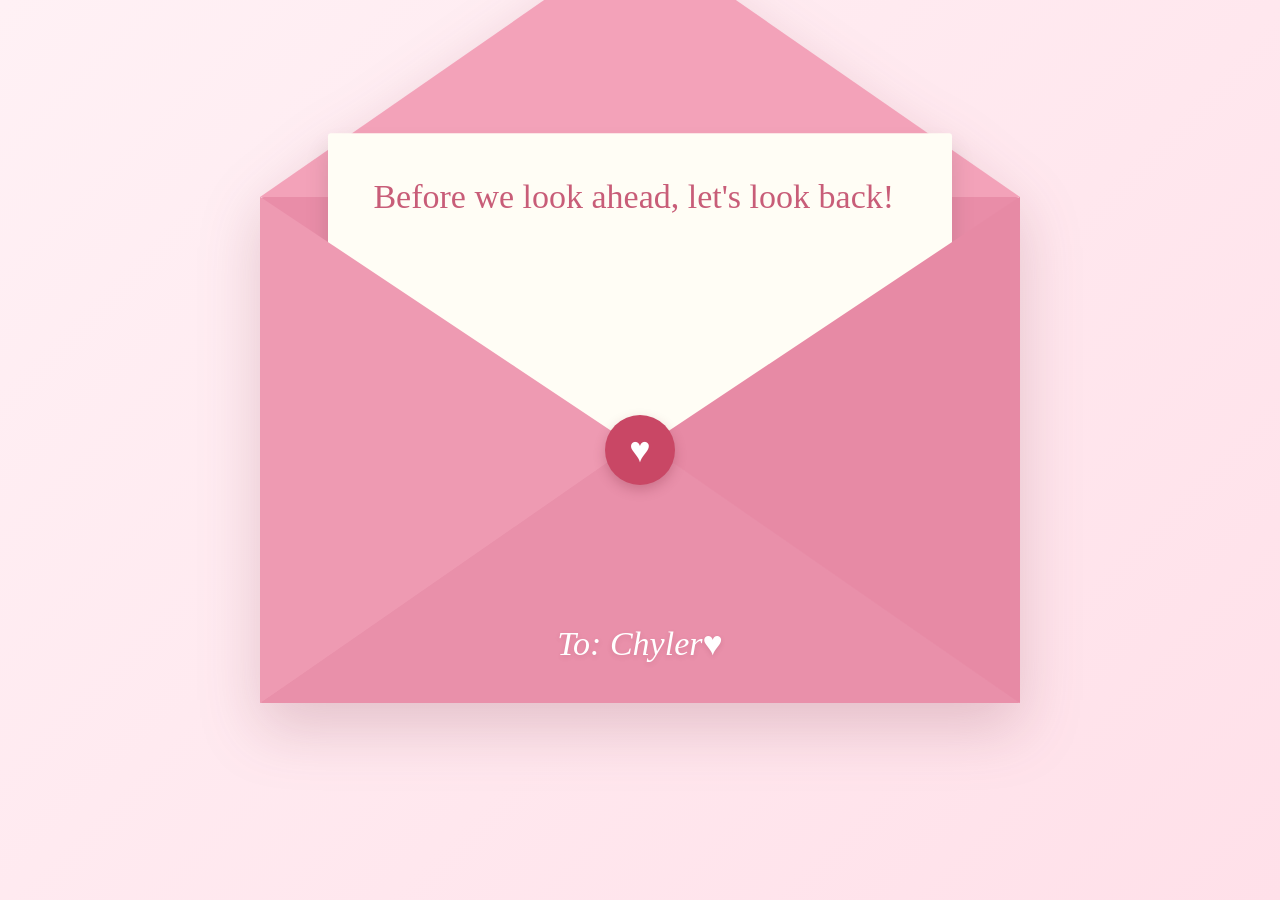
<file: Index.html>
<!DOCTYPE html>
<html lang="en">
<head>
	<meta charset="UTF-8">
	<meta name="viewport" content="width=device-width, initial-scale=1.0">
	<title>For Chyler 💗</title>
	
	<link rel="stylesheet" href="style.css">
</head>

<body>
	<main class="envelope-page">
		<a href="memories.html" class="envelope-link" onclick="openMemories(event)">
	
			<div class="envelope">
			
				<!--THE LETTER INSIDE -->
				<div class="letter">
					<p>Before we look ahead, let's look back!</p>
				</div>
			
				<!-- BACK OF THE ENVELOPE-->
				<div class="envelope-back"></div>
			
				<!-- LEFT AND RIGHT FOLDS-->
				<div class="fold-left"></div>
				<div class="fold-right"></div>
			
				<!-- BOTTOM FOLD-->
				<div class="fold-bottom"></div>
			
				<!-- OPENING FLAP -->
				<div class="flap"></div>
				
				<!-- TEXT ON ENVELOPE -->
				<div class="envelope-message">
					<p>To: Chyler♥</p>
				</div>
			
				<!-- HEART SEAL -->
				<div class="heart">♥</div>
			
			</div>
		</a>
	</main>
	<script src="script.js"></script>
</body>
</html>
</file>
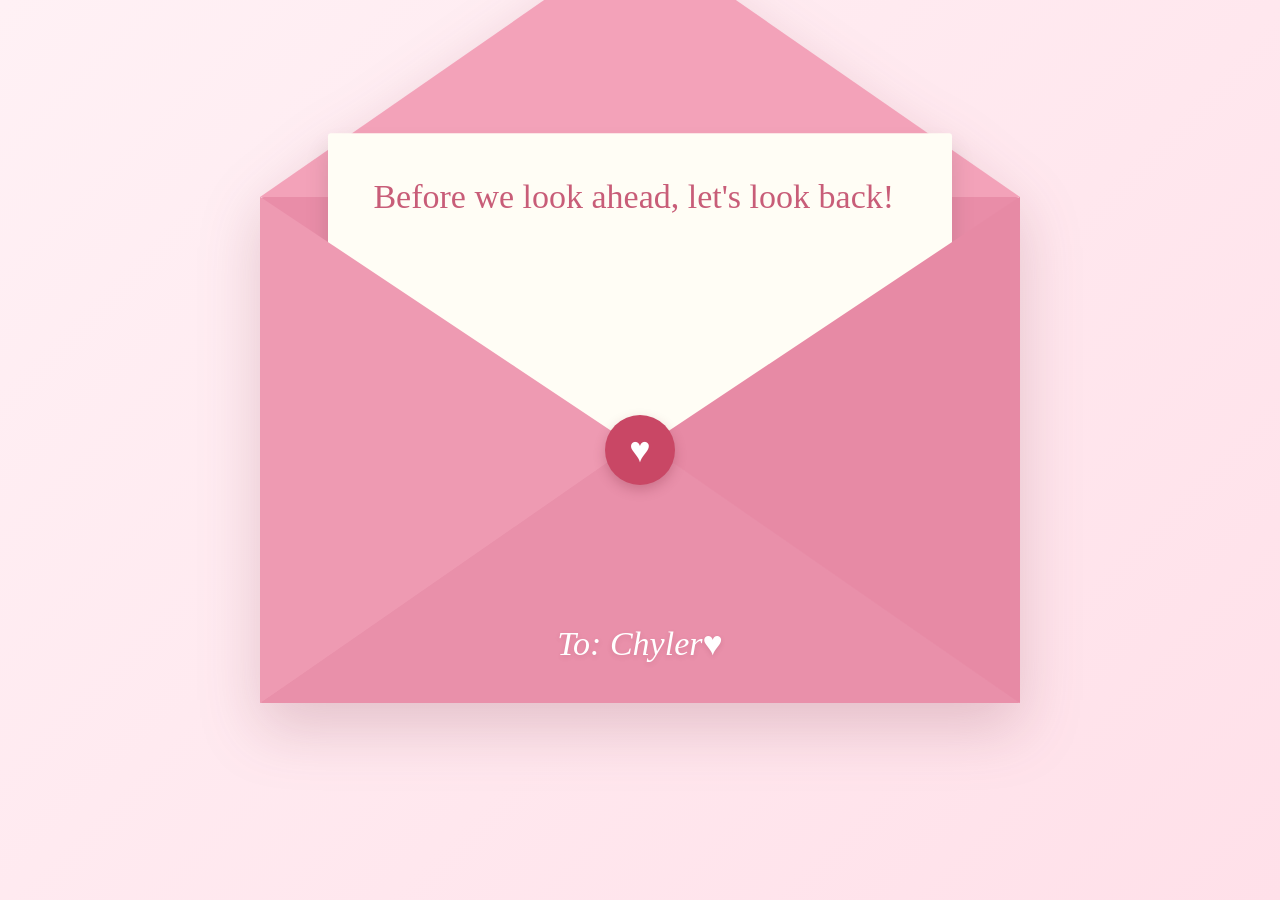
<file: index.html>
<!DOCTYPE html>
<html lang="en">
<head>
	<meta charset="UTF-8">
	<meta name="viewport" content="width=device-width, initial-scale=1.0">
	<title>For Chyler 💗</title>
	
	<link rel="stylesheet" href="style.css">
</head>

<body>
	<main class="envelope-page">
		<a href="memories.html" class="envelope-link" onclick="openMemories(event)">
	
			<div class="envelope">
			
				<!--THE LETTER INSIDE -->
				<div class="letter">
					<p>Before we look ahead, let's look back!</p>
				</div>
			
				<!-- BACK OF THE ENVELOPE-->
				<div class="envelope-back"></div>
			
				<!-- LEFT AND RIGHT FOLDS-->
				<div class="fold-left"></div>
				<div class="fold-right"></div>
			
				<!-- BOTTOM FOLD-->
				<div class="fold-bottom"></div>
			
				<!-- OPENING FLAP -->
				<div class="flap"></div>
				
				<!-- TEXT ON ENVELOPE -->
				<div class="envelope-message">
					<p>To: Chyler♥</p>
				</div>
			
				<!-- HEART SEAL -->
				<div class="heart">♥</div>
			
			</div>
		</a>
	</main>
	<script src="script.js"></script>
</body>
</html>
</file>
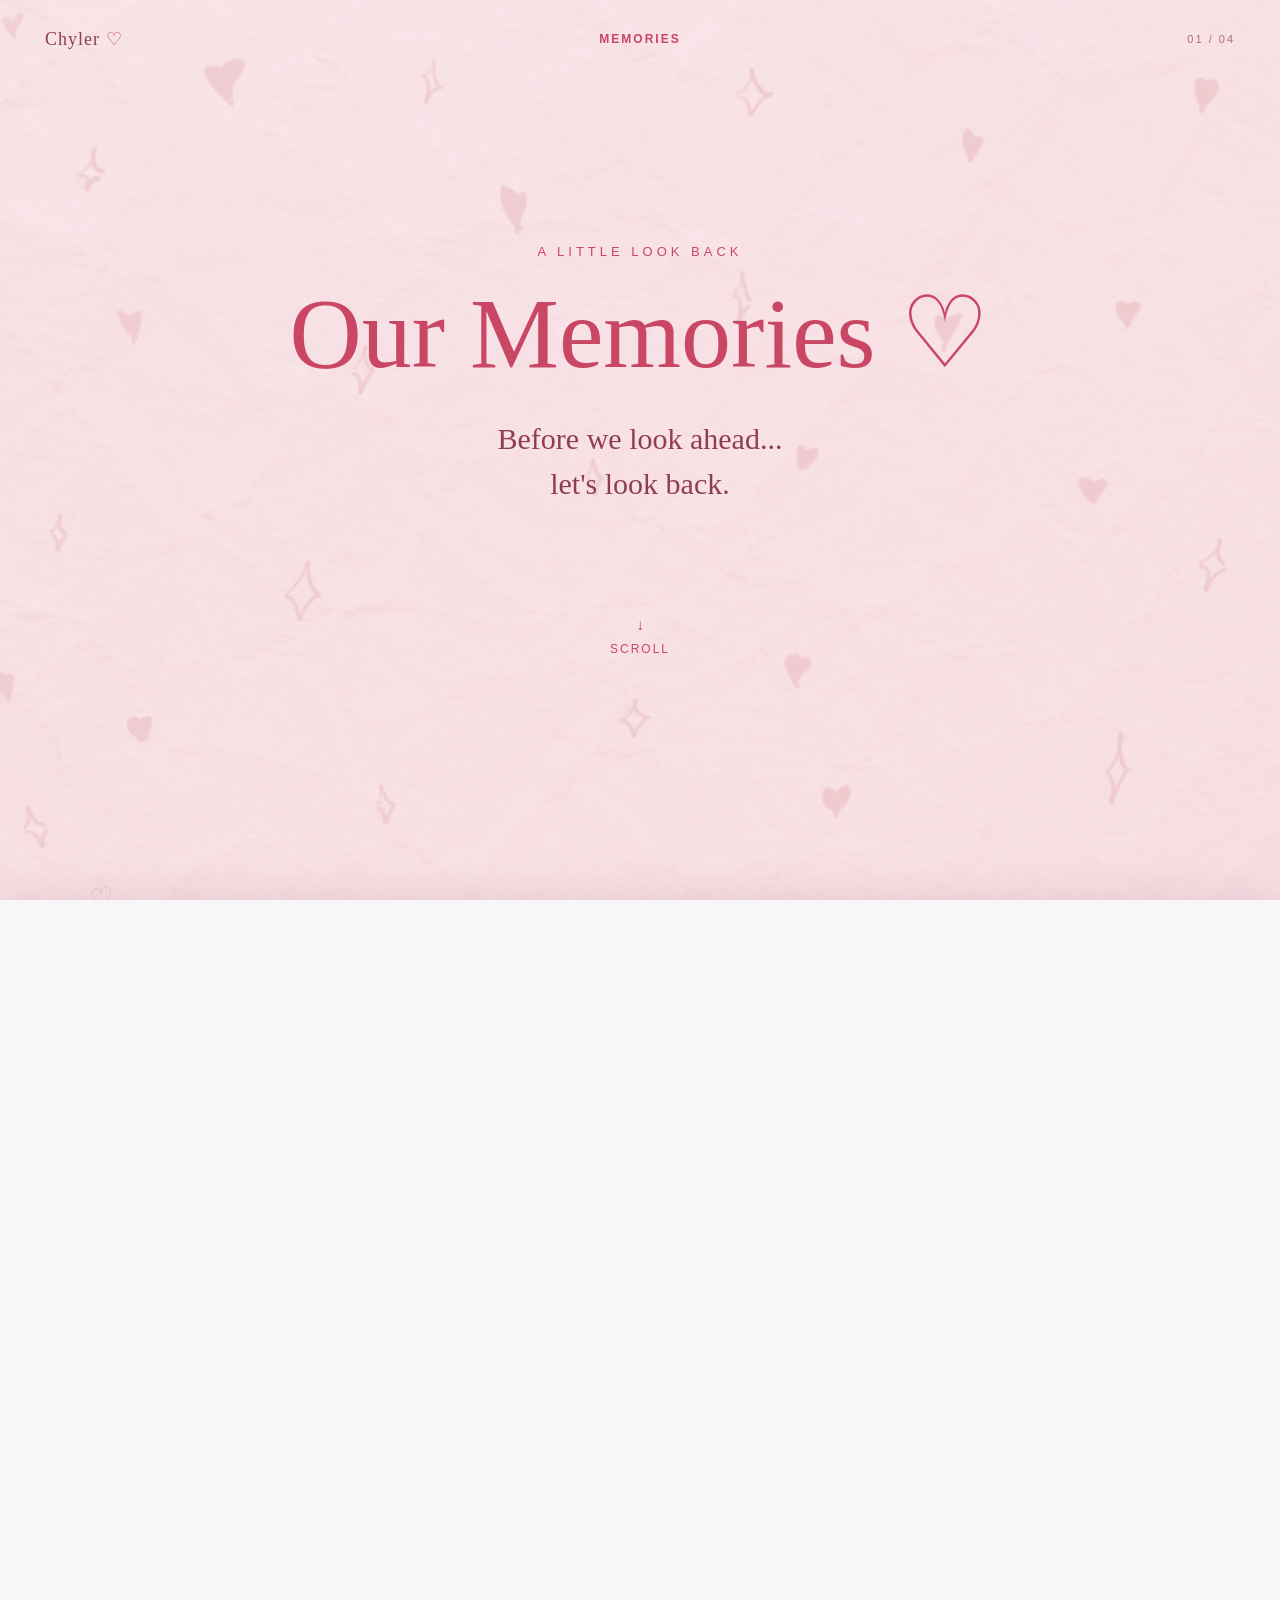
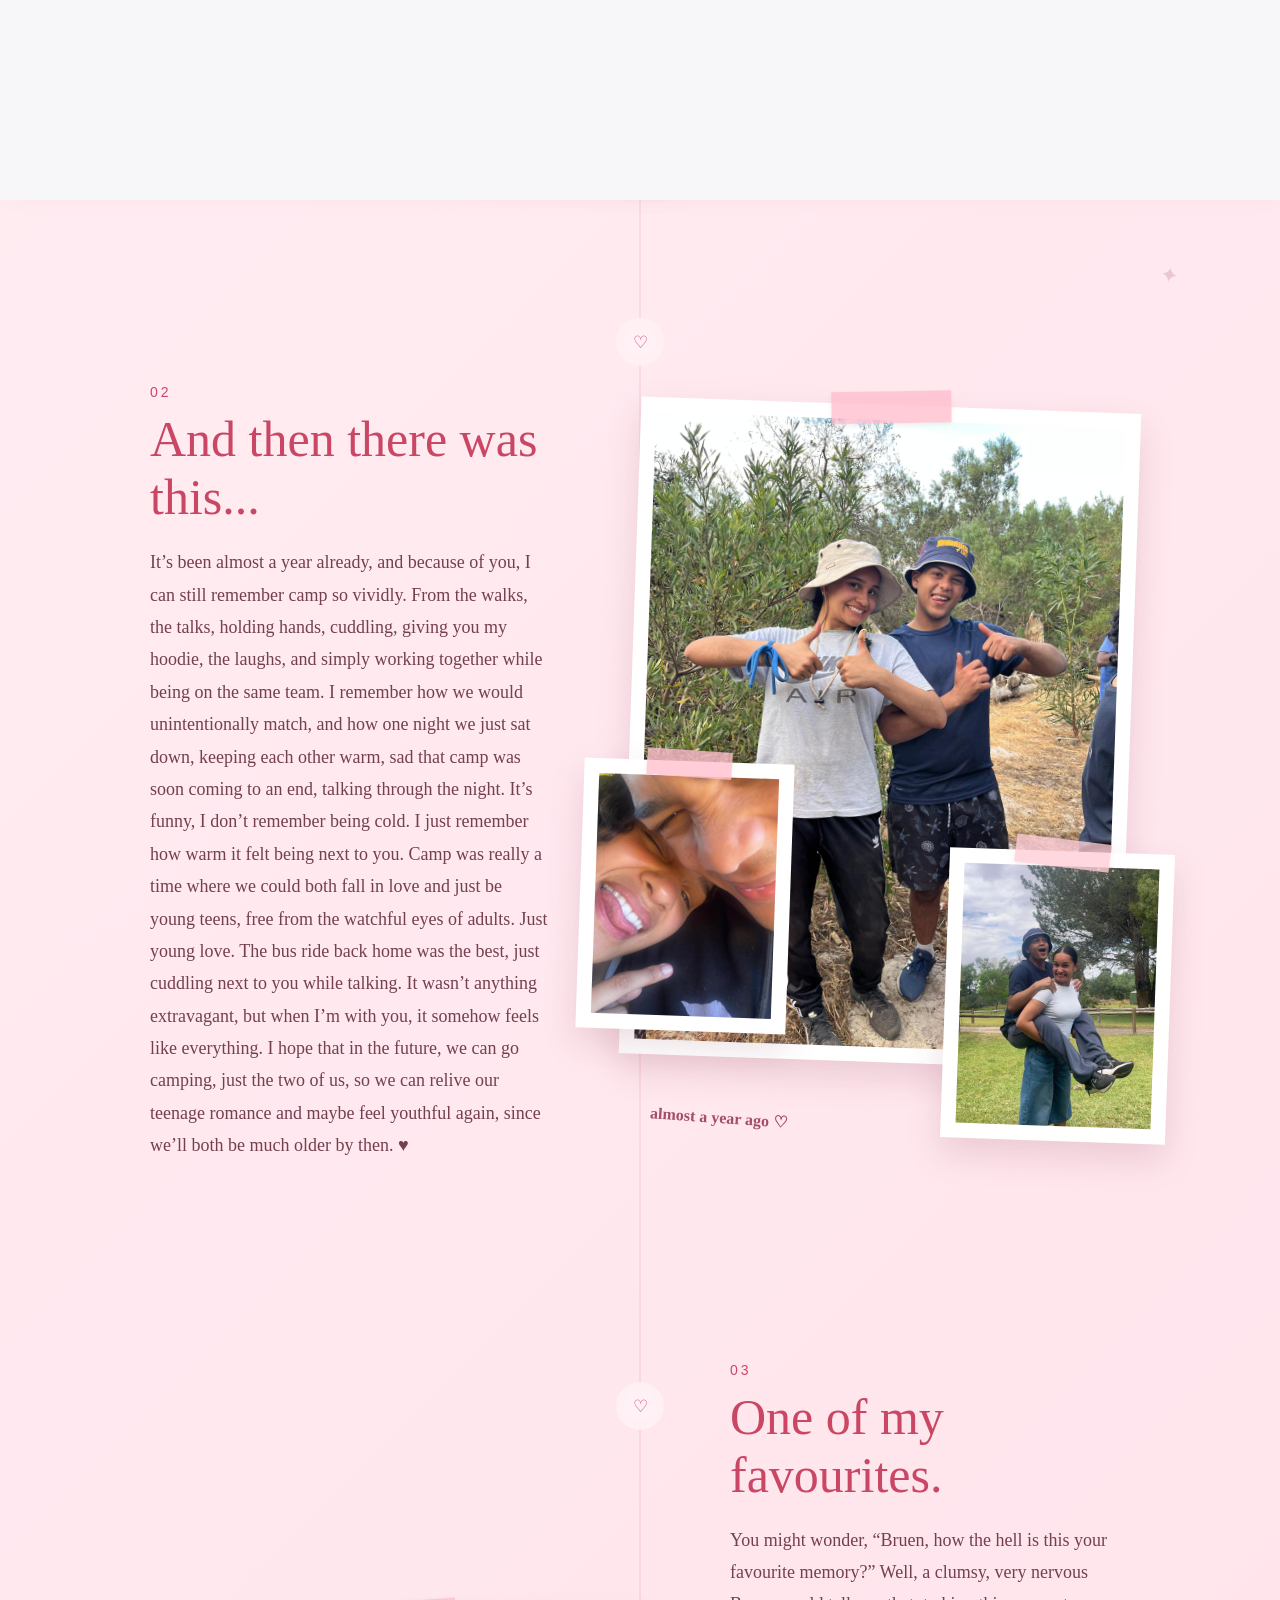
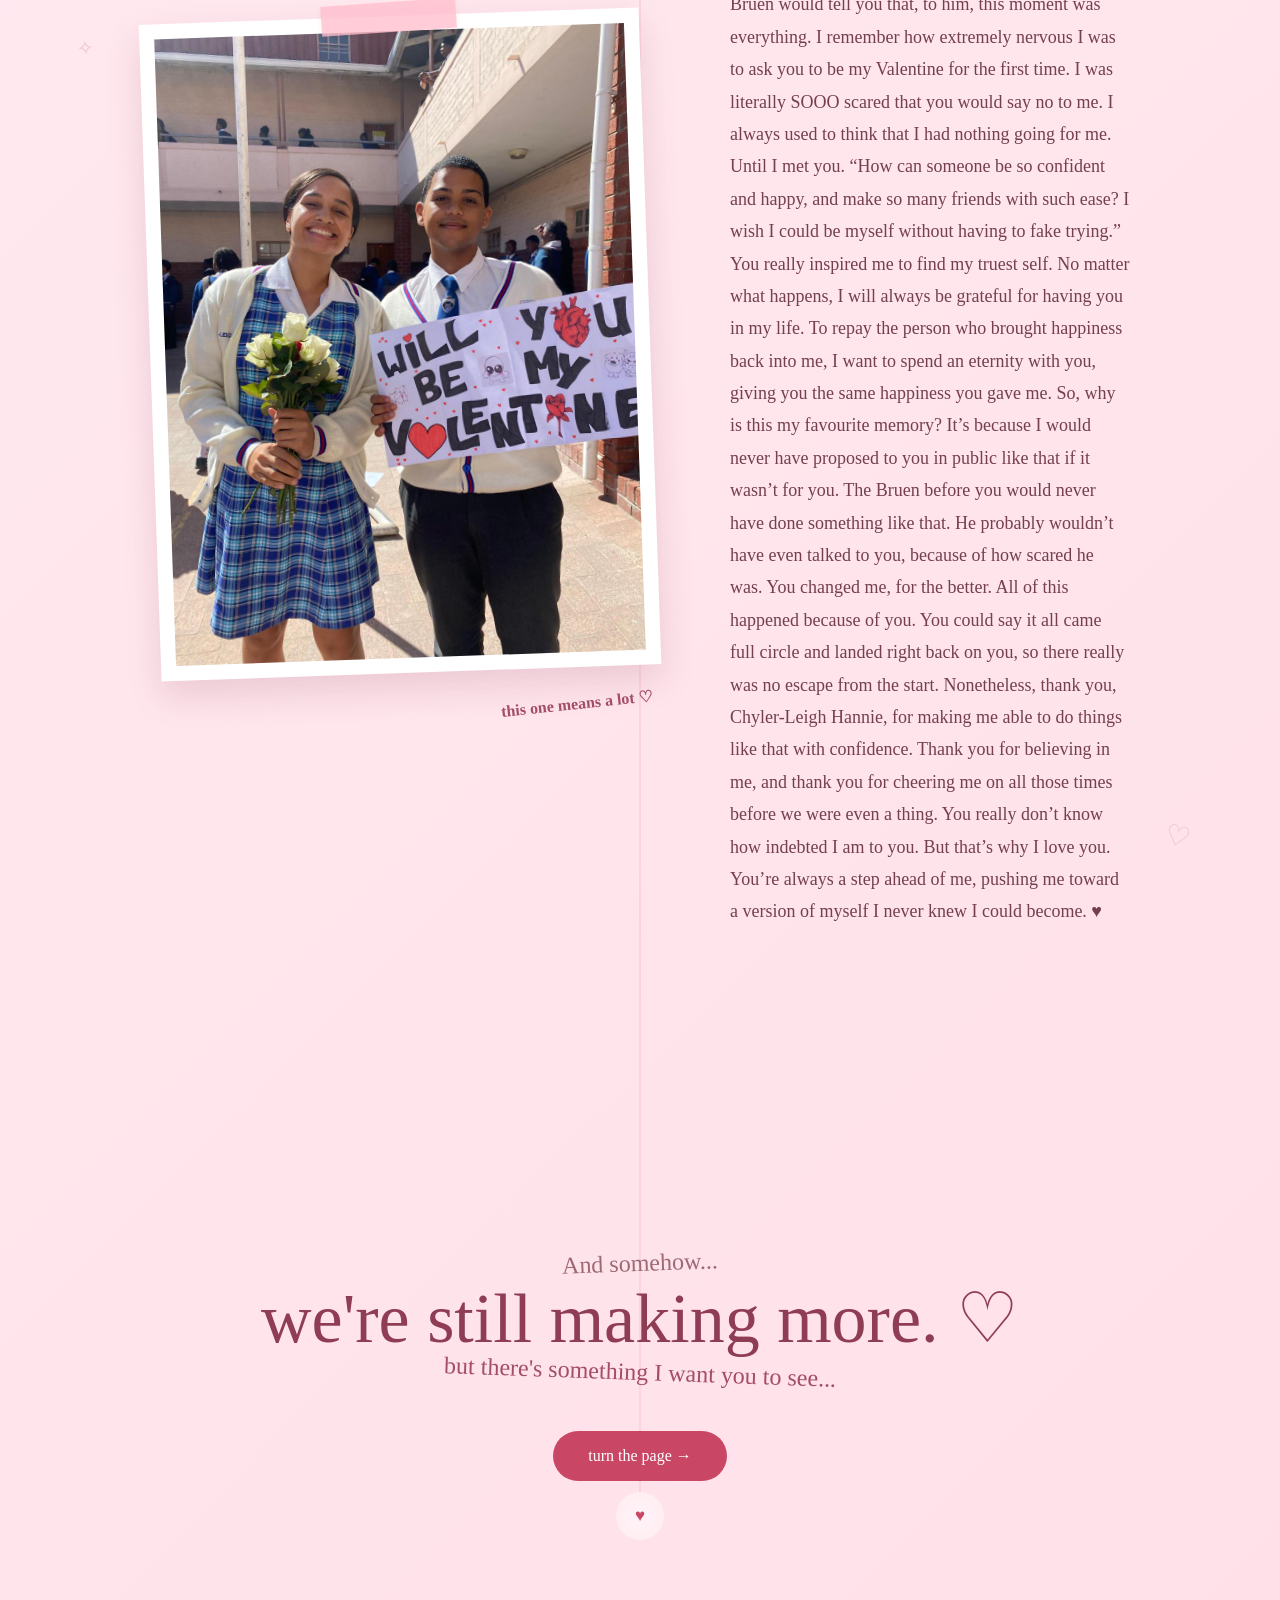
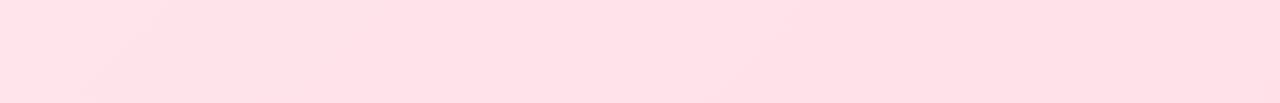
<file: memories.html>
<!DOCTYPE html>
<html lang="en">

<head>
    <meta charset="UTF-8">
    <meta name="viewport" content="width=device-width, initial-scale=1.0">

    <title>Our Memories 💗</title>

    <link rel="stylesheet" href="style.css">
</head>

<body class="memories-body">
	
    <main class="memories-page">
	
		<div class="floating-decorations" aria-hidden="true">
			<span class="deco deco-heart">♡</span>
			<span class="deco deco-star">✦</span>
			<span class="deco deco-sparkle">✧</span>
			<span class="deco deco-heart-two">♡</span>
		</div>

    <header class="site-header">

        <div class="site-logo">
            Chyler <span>♡</span>
        </div>

        <div class="site-page">
            MEMORIES
        </div>

        <div class="site-number">
            01 / 04
        </div>

    </header>
	

		<div class="memory-timeline">

        <div class="timeline-line"></div>

			<div class="timeline-dot dot-1">♡</div>
			<div class="timeline-dot dot-2">♡</div>
			<div class="timeline-dot dot-3">♥</div>

		</div>

        <section class="memories-intro">

            <p class="small-heading">A LITTLE LOOK BACK</p>

            <h1>Our Memories ♡</h1>

            <p class="intro-text">
                Before we look ahead...
                <br>
                let's look back.
            </p>

            <div class="scroll-hint">
                ↓
                <span>scroll</span>
            </div>

        </section>


        <section class="memory">

            <div class="memory-photos">

				<div class="memory-photo main-photo">
					<img src="images/memory1.jpeg" alt="A memory of us">
				</div>

				<div class="memory-photo small-photo">
					<img src="images/memory1-2.jpeg" alt="Another memory">
				</div>
				
				<div class="scrap-note note-one">
					i remember this day ♡
				</div>

			</div>

            <div class="memory-text">

                <p class="memory-number">01</p>

                <h2>Remember this?</h2>

                <p>
                    A lot was happening during this time, and even through all those difficulties, we still managed to make each other happy.

Watching the new Spider-Man movie was fun, but watching it with you was an experience for me because I got to see a different Chyler that day. The way you watch movies, with so much empathy, taking the deeper meanings and applying them to your own life, is something I’ll always remember.

I will never forget holding your hand as the scenes got tense, or the amount of times you squeezed my hand. The glances I gave you throughout the movie... It really was a good movie, but honestly, it was breathtaking watching you.

No matter what we may go through, in the end, we always seem to find our way back to each other, and that, even to this day, makes me extremely happy.

May we never grow apart, and may we always pursue each other, even when times are hard and we may feel angry or upset with one another. I will always hope that those moments are short-lived, because nothing will ever beat the long and everlasting time I hope to spend with you throughout my life. ♥

					
					
                </p>

            </div>

        </section>


        <section class="memory reverse">

            <div class="memory-photos memory-photos-second">

				<div class="memory-photo main-photo">
					<img src="images/memory2.jpeg" alt="A memory of us">
				</div>

				<div class="memory-photo small-photo">
					<img src="images/memory2-2.jpeg" alt="Another memory">
				</div>

				<div class="memory-photo third-photo">
					<img src="images/memory2-3.jpeg" alt="Another memory">
				</div>
				
				<div class="scrap-note note-two">
				almost a year ago ♡
				</div>

			</div>

            <div class="memory-text">

                <p class="memory-number">02</p>

                <h2>And then there was this...</h2>

                <p>
                    It’s been almost a year already, and because of you, I can still remember camp so vividly.

From the walks, the talks, holding hands, cuddling, giving you my hoodie, the laughs, and simply working together while being on the same team. I remember how we would unintentionally match, and how one night we just sat down, keeping each other warm, sad that camp was soon coming to an end, talking through the night.

It’s funny, I don’t remember being cold. I just remember how warm it felt being next to you.

Camp was really a time where we could both fall in love and just be young teens, free from the watchful eyes of adults. Just young love. The bus ride back home was the best, just cuddling next to you while talking. It wasn’t anything extravagant, but when I’m with you, it somehow feels like everything.

I hope that in the future, we can go camping, just the two of us, so we can relive our teenage romance and maybe feel youthful again, since we’ll both be much older by then. ♥

                </p>

            </div>

        </section>


        <section class="memory">

            <div class="memory-photo memory-three-photo">
                <img src="images/memory3.jpeg" alt="Another memory of us">
				
				<div class="scrap-note note-three">
					this one means a lot ♡
				</div>
            </div>

            <div class="memory-text">

                <p class="memory-number">03</p>

                <h2>One of my favourites.</h2>

                <p>
                   You might wonder, “Bruen, how the hell is this your favourite memory?” Well, a clumsy, very nervous Bruen would tell you that, to him, this moment was everything.

I remember how extremely nervous I was to ask you to be my Valentine for the first time. I was literally SOOO scared that you would say no to me. I always used to think that I had nothing going for me. Until I met you.

“How can someone be so confident and happy, and make so many friends with such ease? I wish I could be myself without having to fake trying.”

You really inspired me to find my truest self. No matter what happens, I will always be grateful for having you in my life. To repay the person who brought happiness back into me, I want to spend an eternity with you, giving you the same happiness you gave me.

So, why is this my favourite memory?

It’s because I would never have proposed to you in public like that if it wasn’t for you. The Bruen before you would never have done something like that. He probably wouldn’t have even talked to you, because of how scared he was.

You changed me, for the better. All of this happened because of you.

You could say it all came full circle and landed right back on you, so there really was no escape from the start.

Nonetheless, thank you, Chyler-Leigh Hannie, for making me able to do things like that with confidence. Thank you for believing in me, and thank you for cheering me on all those times before we were even a thing.

You really don’t know how indebted I am to you. But that’s why I love you. You’re always a step ahead of me, pushing me toward a version of myself I never knew I could become. ♥

					
					
                </p>

            </div>

        </section>


        <section class="memories-ending">

			<p class="ending-small">
				And somehow...
			</p>

			<h2>
				we're still making more. ♡
			</h2>

			<p class="ending-note">
				but there's something I want you to see...
			</p>

			<button class="continue-button" onclick="goToMessages()">
			turn the page →
			</button>

		</section>

    </main>

	<div class="page-transition" aria-hidden="true"></div>

    <script src="script.js"></script>

</body>

</html>
</file>
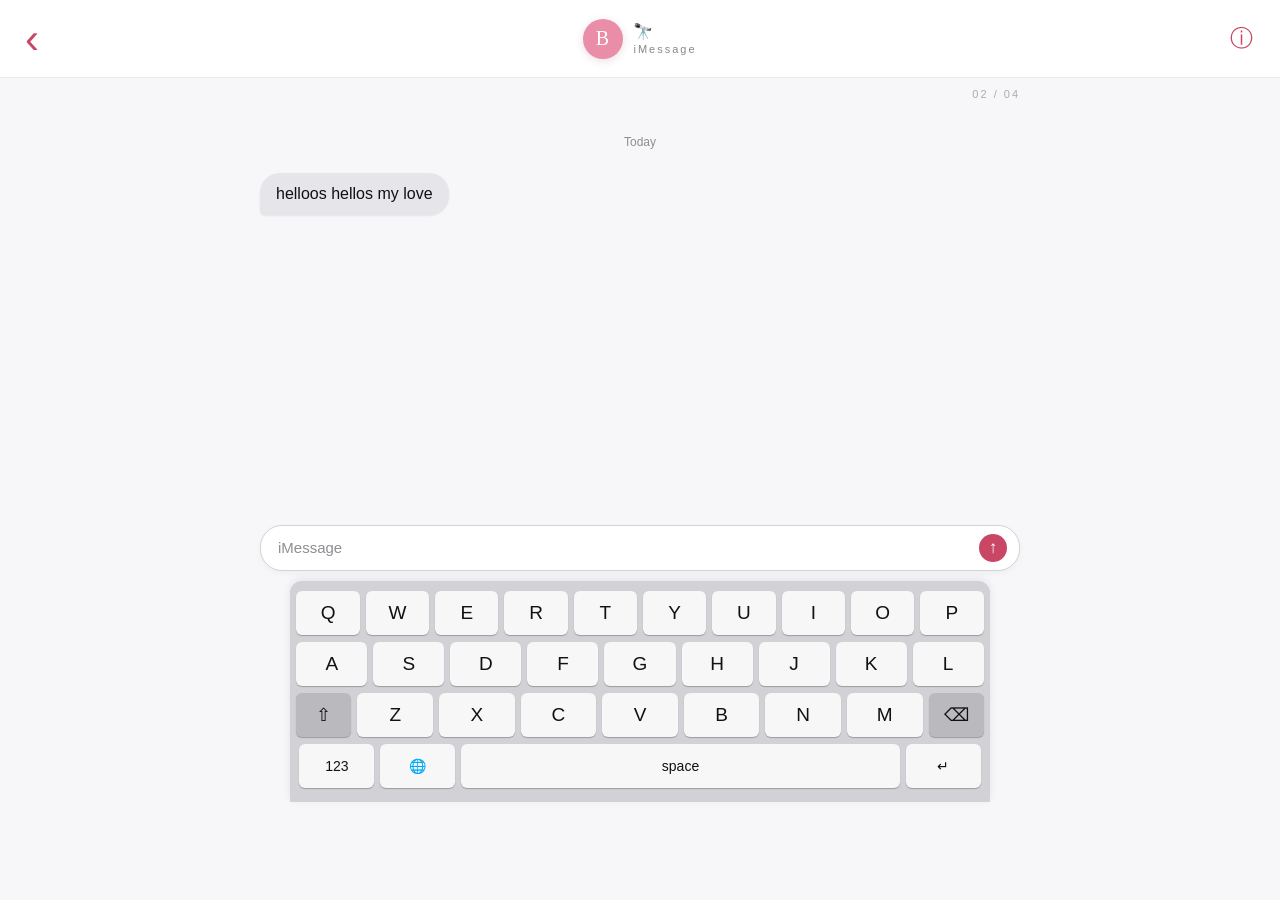
<file: message.html>
<!DOCTYPE html>
<html lang="en">

<head>
    <meta charset="UTF-8">
    <meta name="viewport" content="width=device-width, initial-scale=1.0">

    <title>A Message For You 💗</title>

    <link rel="stylesheet" href="style.css">
</head>

<body class="message-body">

    <!-- =========================
         MESSAGE PAGE
    ========================== -->

<main class="message-page">

    <!-- =========================
         CONVERSATION HEADER
    ========================== -->

    <header class="message-header">


        <div class="message-header-back">
            ‹
        </div>

        <div class="message-contact">

            <div class="message-contact-photo">
                B
            </div>

            <div class="message-contact-info">
                <h1>🔭</h1>
                <span>iMessage</span>
            </div>

        </div>

        <div class="message-header-info">
            ⓘ
        </div>

    </header>
	
	<div class="message-page-number">
		02 / 04
	</div>

    <!-- =========================
         CONVERSATION
    ========================== -->

    <section class="message-conversation">

        <div class="message-date">
            Today
        </div>


        <!-- MESSAGE 1 -->

        <div class="message-row message-row-left">

            <div class="message-bubble message-bubble-left">
                helloos hellos my love
            </div>

        </div>


        <!-- MESSAGE 2 -->

        <div class="message-row message-row-right">

            <div class="message-bubble message-bubble-right">
                helloos bbg
            </div>

        </div>


        <!-- MESSAGE 3 -->

        <div class="message-row message-row-left">

            <div class="message-bubble message-bubble-left">
                i gotta tell you something, its not bad bad
            </div>

        </div>


        <!-- MESSAGE 4 -->

        <div class="message-row message-row-right">

            <div class="message-bubble message-bubble-right">
                ohh no now im scared
            </div>

        </div>


        <!-- MESSAGE 5 -->

        <div class="message-row message-row-left">

            <div class="message-bubble message-bubble-left">
                look here...
            </div>

        </div>


        <!-- MESSAGE 6 -->

        <div class="message-row message-row-left message-special">

            <div class="message-bubble message-bubble-special">
			<a href="promposal.html" class="message-bubble message-bubble-special">
                ♥
			</a>
            </div>

        </div>

    </section>


    <!-- =========================
         MESSAGE INPUT
    ========================== -->

    <footer class="message-input-area">

        <div class="message-input">

            <span>
                iMessage
            </span>

            <span class="message-send">
                ↑
            </span>

        </div>
		
		<!-- =========================
     VISUAL IPHONE KEYBOARD
========================== -->

<section class="message-keyboard" aria-hidden="true">

    <div class="message-keyboard-row message-keyboard-row-top">
        <div class="message-key">Q</div>
        <div class="message-key">W</div>
        <div class="message-key">E</div>
        <div class="message-key">R</div>
        <div class="message-key">T</div>
        <div class="message-key">Y</div>
        <div class="message-key">U</div>
        <div class="message-key">I</div>
        <div class="message-key">O</div>
        <div class="message-key">P</div>
    </div>

    <div class="message-keyboard-row">
        <div class="message-key">A</div>
        <div class="message-key">S</div>
        <div class="message-key">D</div>
        <div class="message-key">F</div>
        <div class="message-key">G</div>
        <div class="message-key">H</div>
        <div class="message-key">J</div>
        <div class="message-key">K</div>
        <div class="message-key">L</div>
    </div>

    <div class="message-keyboard-row message-keyboard-row-middle">
        <div class="message-key message-key-special">⇧</div>

        <div class="message-key">Z</div>
        <div class="message-key">X</div>
        <div class="message-key">C</div>
        <div class="message-key">V</div>
        <div class="message-key">B</div>
        <div class="message-key">N</div>
        <div class="message-key">M</div>

        <div class="message-key message-key-special">⌫</div>
    </div>

    <div class="message-keyboard-row message-keyboard-row-bottom">

        <div class="message-key message-key-small">
            123
        </div>

        <div class="message-key message-key-small">
            🌐
        </div>

        <div class="message-key message-key-space">
            space
        </div>

        <div class="message-key message-key-small">
            ↵
        </div>

    </div>

</section>

    </footer>


    <!-- =========================
         NEXT PAGE
    ========================== -->

    <section class="message-ending">

    </section>

</main>



    <!-- PAGE TRANSITION -->
    <div
        class="message-transition"
        aria-hidden="true"
    ></div>


    <script src="script.js"></script>

</body>

</html>
</file>
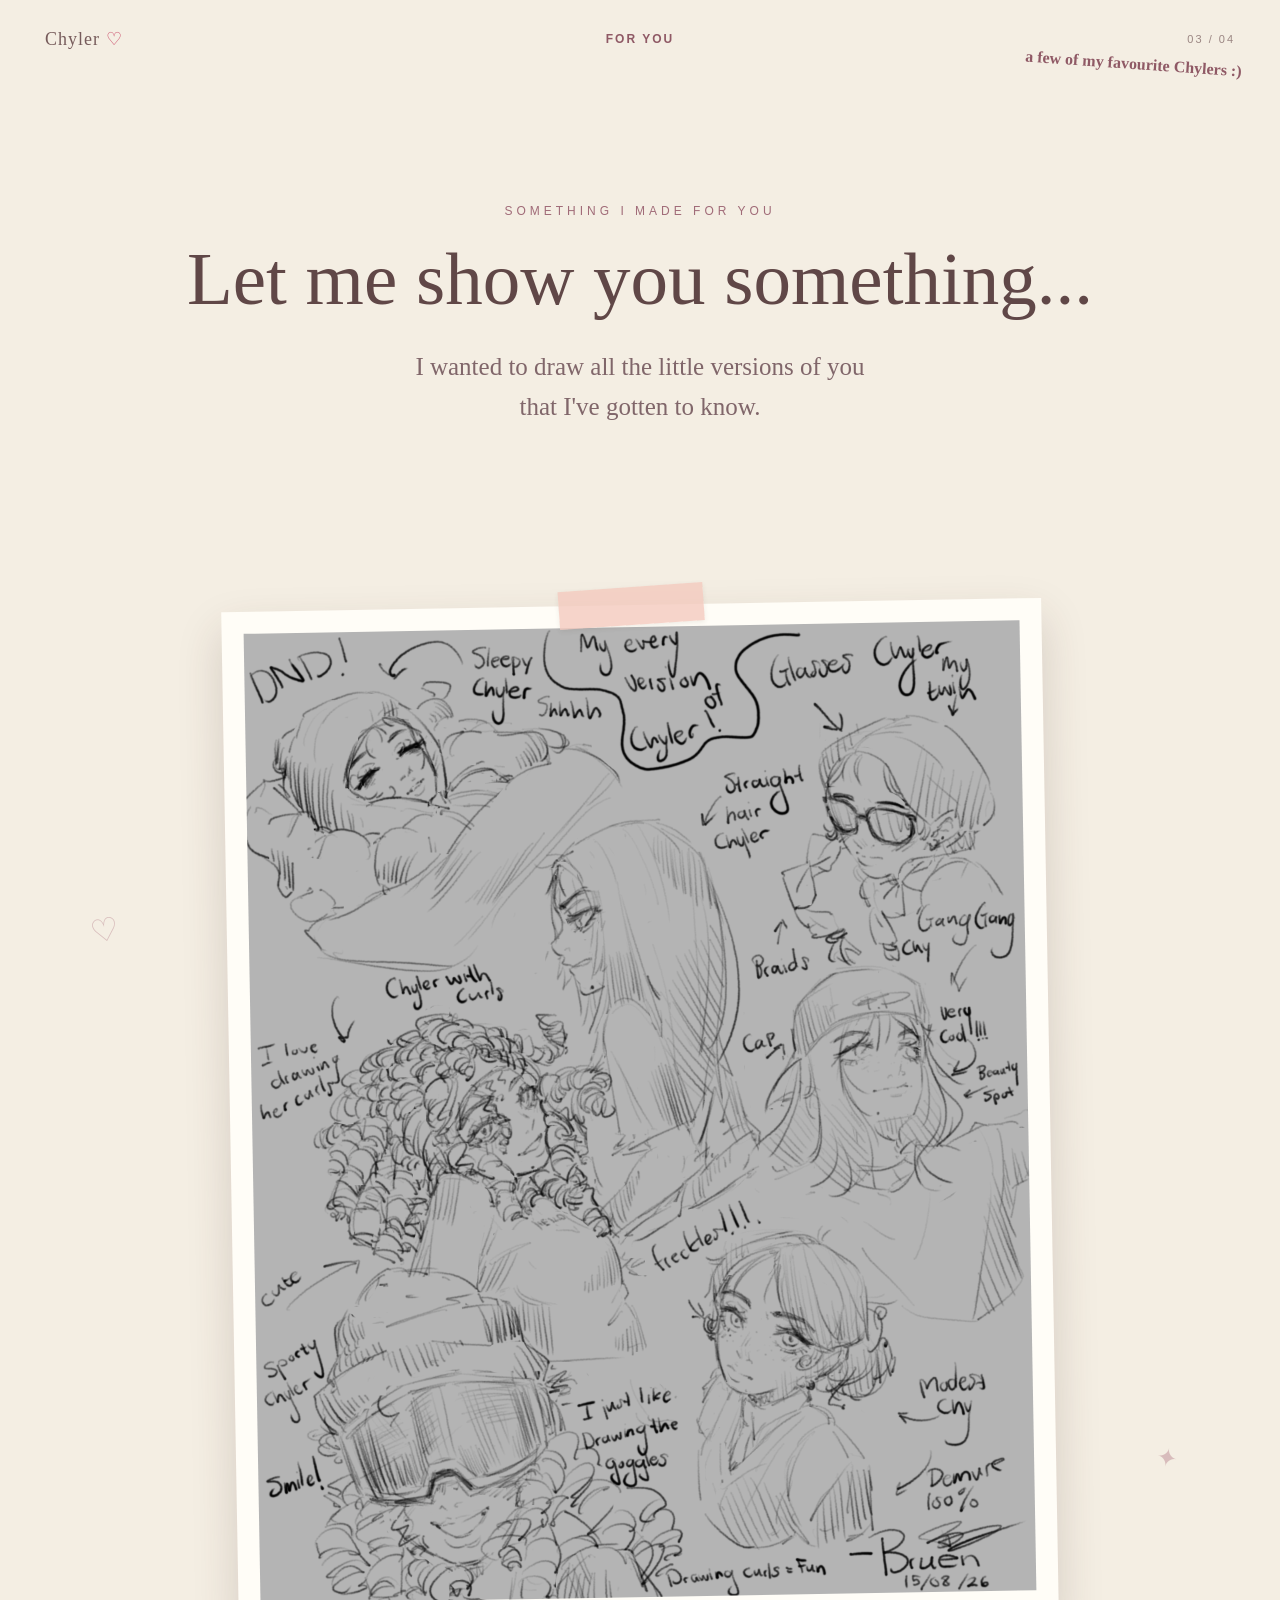
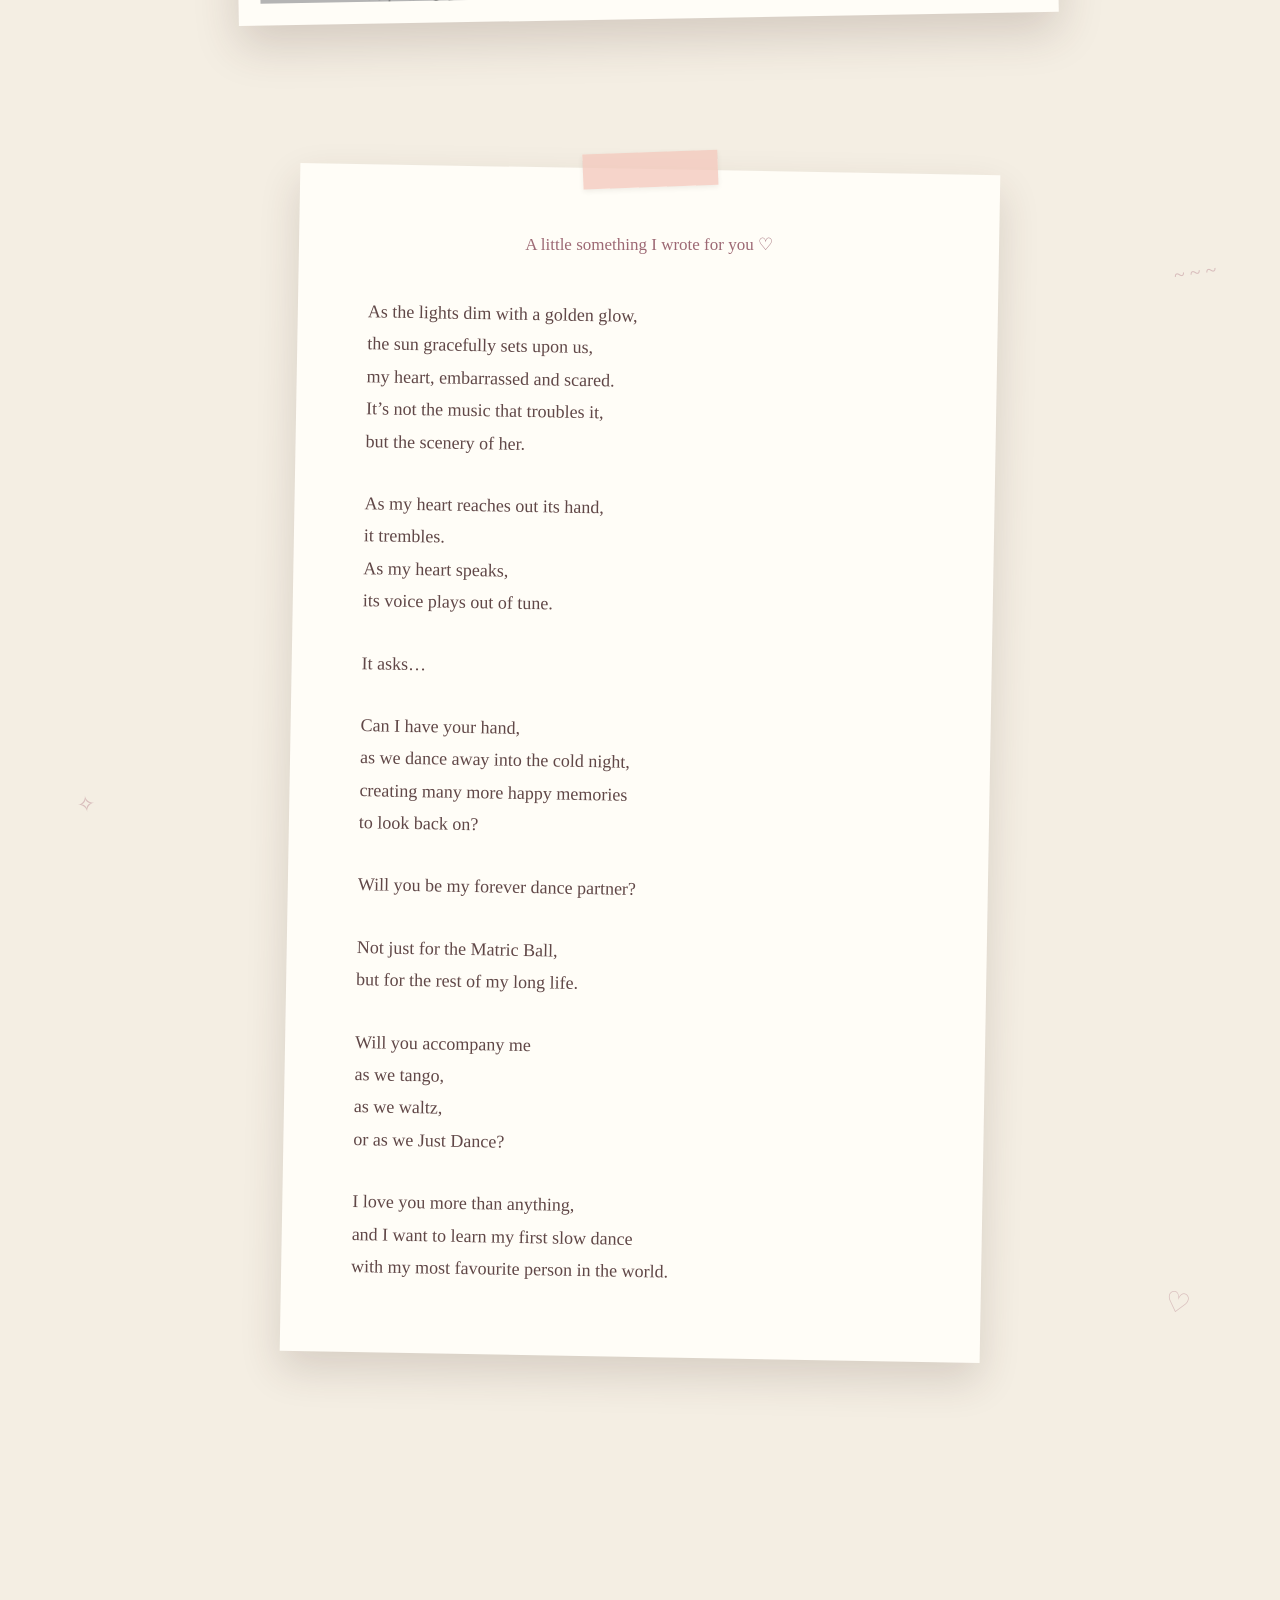
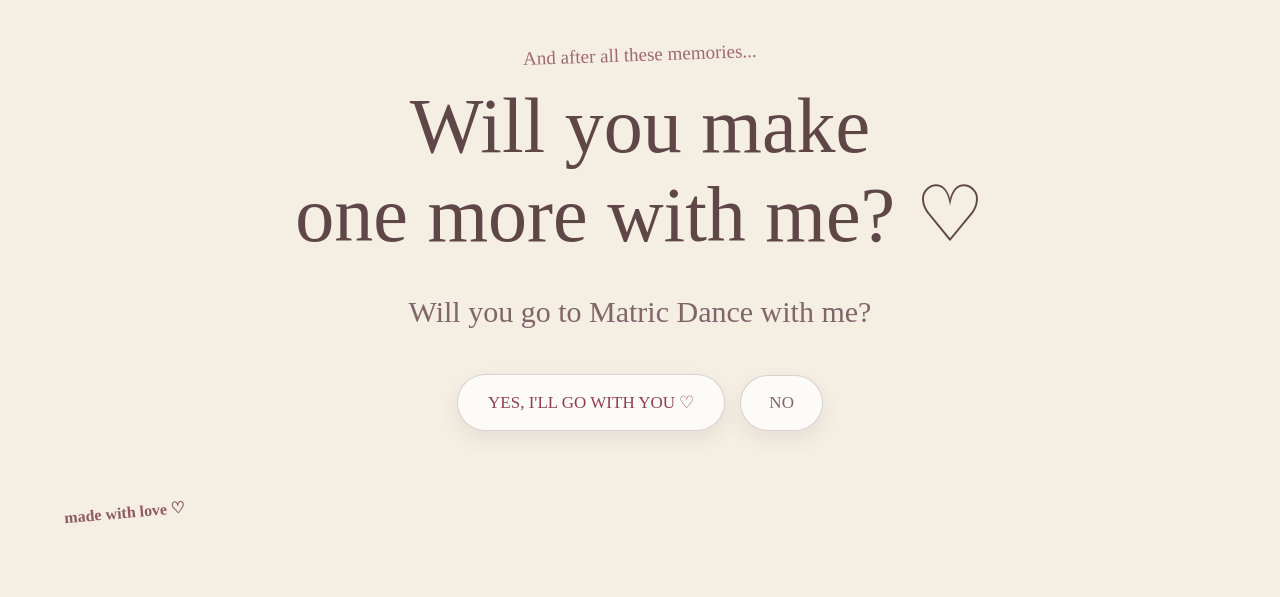
<file: promposal.html>
<!DOCTYPE html>
<html lang="en">

<head>

    <meta charset="UTF-8">

    <meta name="viewport"
          content="width=device-width, initial-scale=1.0">

    <title>For Chyler ♡</title>

    <link rel="stylesheet" href="style.css">

</head>


<body class="proposal-body">


    <!-- =================================
         PROPOSAL PAGE
    ================================= -->

    <main class="proposal-page">
	
<!-- =================================
     SKETCHBOOK DECORATIONS
================================= -->

<div class="proposal-decorations" aria-hidden="true">

    <span class="proposal-doodle doodle-heart">♡</span>

    <span class="proposal-doodle doodle-star">✦</span>

    <span class="proposal-doodle doodle-sparkle">✧</span>

    <span class="proposal-doodle doodle-heart-two">♡</span>

    <span class="proposal-doodle doodle-line">
        ~ ~ ~
    </span>

</div>




        <!-- =================================
             PAGE HEADER
        ================================= -->

        <header class="proposal-header">

            <div class="proposal-logo">
                Chyler <span>♡</span>
            </div>

            <div class="proposal-page-title">
                FOR YOU
            </div>

            <div class="proposal-number">
                03 / 04
            </div>

        </header>



        <!-- =================================
             SKETCHBOOK INTRO
        ================================= -->

        <section class="proposal-intro">

            <p class="proposal-small-heading">
                SOMETHING I MADE FOR YOU
            </p>

            <h1>
                Let me show you something...
            </h1>

            <p class="proposal-intro-text">
                I wanted to draw all the little versions of you
                <br>
                that I've gotten to know.
            </p>

        </section>



        <!-- =================================
             DRAWING
        ================================= -->

        <section class="drawing-section">

            <div class="drawing-paper">

                <div class="drawing-tape drawing-tape-top"></div>

                <img
                    src="images/promposal.png"
                    alt="A collection of sketches of Chyler"
                    class="promposal-drawing"
                >

            </div>
		
			<div class="proposal-note proposal-note-one">
				made with love ♡
			</div>

			<div class="proposal-note proposal-note-two">
				a few of my favourite Chylers :)
			</div>


        </section>

		<!-- =================================
     POEM
================================= -->

<section class="proposal-poem">

    <div class="poem-paper">

        <div class="poem-tape"></div>

        <p class="poem-title">
            A little something I wrote for you ♡
        </p>

        <div class="poem-text">

            <p>
                As the lights dim with a golden glow,<br>
                the sun gracefully sets upon us,<br>
                my heart, embarrassed and scared.<br>
                It’s not the music that troubles it,<br>
                but the scenery of her.
            </p>

            <p>
                As my heart reaches out its hand,<br>
                it trembles.<br>
                As my heart speaks,<br>
                its voice plays out of tune.
            </p>

            <p>
                It asks…
            </p>

            <p>
                Can I have your hand,<br>
                as we dance away into the cold night,<br>
                creating many more happy memories<br>
                to look back on?
            </p>

            <p>
                Will you be my forever dance partner?
            </p>

            <p>
                Not just for the Matric Ball,<br>
                but for the rest of my long life.
            </p>

            <p>
                Will you accompany me<br>
                as we tango,<br>
                as we waltz,<br>
                or as we Just Dance?
            </p>

            <p>
                I love you more than anything,<br>
                and I want to learn my first slow dance<br>
                with my most favourite person in the world.
            </p>

        </div>

    </div>

</section>

        <!-- =================================
             FINAL MESSAGE
        ================================= -->

        <section class="proposal-ending">

            <p class="ending-small">
                And after all these memories...
            </p>

            <h2>
                Will you make<br>
                one more with me? ♡
            </h2>

            <p class="ending-question">
                Will you go to Matric Dance with me?
            </p>

            
		<div class="proposal-buttons">

			<button class="yes-button" onclick="sayYes()">
				YES, I'LL GO WITH YOU ♡
			</button>

			<button class="no-button" onclick="youThought(this)">
				NO
			</button>

		</div>


        </section>

	<!-- =================================
     YES RESPONSE
================================= -->

<div class="proposal-complete-overlay">

    <div class="proposal-complete-content">

        <div class="complete-heart">♡</div>

        <p class="complete-small">
            YIPPEEEEEEEEEE!!!!!
        </p>

        <h2>
            You just made<br>
            me really happy. ♡
        </h2>

        <p class="complete-text">
            I can't wait to make another memory with you.
        </p>

    </div>

</div>
    </main>


    <script src="script.js"></script>

</body>

</html>
</file>
<file: style.css>
* { 
	box-sizing: border-box;
} 
 
body { 
	margin: 0;
	min-height: 100vh;
	background: linear-gradient( 135deg, #fff1f5, #ffe0e9 );
	font-family: Arial, sans-serif;
	overflow: hidden; 
}

/* ========================= PAGE ========================= */

.envelope-page {
	width: 100%;
	height: 100vh;
	display: flex;
	justify-content: center;
	align-items: center;
	padding: 30px;
}

/* ========================= CLICKABLE ENVELOPE ========================= */

.envelope-link {
	display: block;
	width: min(760px, 85vw);
	aspect-ratio: 1.5 / 1;
	text-decoration: none;
}

/* ========================= ENVELOPE ========================= */

.envelope {
	width: 100%;
	height: 100%;
	position: relative;
	cursor: pointer;
	filter: drop-shadow( 0 25px 30px rgba(120, 40, 60, 0.20) );
	perspective: 1200px;
	transition: transform 0.3s ease;
}
.envelope:hover { 
	transform: translateY(-8px);
}

/* ========================= BACK ========================= */

.envelope-back { 
	position: absolute;
	inset: 0;
	background: #e98da8;
	border-radius: 4px;
	z-index: 1;
}

/* ========================= LETTER ========================= */

.letter {
	position: absolute;
	width: 82%;
	height: 82%;
	left: 9%;
	top: 8%;
	background: #fffdf5;
	border-radius: 3px;
	padding: 45px;
	z-index: 2;
	box-shadow: 0 5px 15px rgba(0, 0, 0, 0.08);
	transition: transform 1.2s ease 1s, box-shadow 1.2s ease 1s;
}
.letter p { 
	margin: 0;
	font-family: Georgia, serif;
	font-size: clamp(20px, 3vw, 34px);
	color: #c85d78;
}
/* ========================= SIDE FOLDS ========================= */

.fold-left { 
	position: absolute;
	inset: 0;
	background: #ee9ab2;
	clip-path: polygon( 0 0, 50% 50%, 0 100% );
	z-index: 4;
}
.fold-right { 
	position: absolute;
	inset: 0;
	background: #e78aa5;
	clip-path: polygon( 100% 0, 50% 50%, 100% 100% );
	z-index: 4;
}

/* ========================= BOTTOM FOLD ========================= */

.fold-bottom { 
	position: absolute;
	inset: 0;
	background: #e990aa;
	clip-path: polygon( 0 100%, 50% 48%, 100% 100% );
	z-index: 5;
}

/* ========================= TOP FLAP ========================= */

.flap { 
position: absolute;
	inset: 0;
	background: #f3a2b9;
	clip-path: polygon( 0 0, 100% 0, 50% 52% );
	transform-origin: top center;
	z-index: 7;
	transition: transform 1.2s ease;
}

/* ========================= ENVELOPE TEXT ========================= */

.envelope-message { 
	position: absolute;
	width: 100%;
	bottom: 8%;
	left: 0;
	z-index: 8;
	text-align: center;
}
.envelope-message p { 
	margin: 0;
	color: white;
	font-family: Georgia, serif;
	font-style: italic;
	font-size: clamp(20px, 3vw, 34px);
	text-shadow: 0 2px 5px rgba(120, 40, 60, 0.15);
}

/* ========================= HEART ========================= */

.heart { 
	position: absolute;
	left: 50%;
	top: 50%;
	transform: translate(-50%, -50%);
	width: clamp(45px, 6vw, 70px);
	height: clamp(45px, 6vw, 70px);
	display: flex;
	justify-content: center;
	align-items: center;
	background: #c94765;
	color: white;
	font-size: clamp(22px, 3vw, 36px);
	border-radius: 50%;
	z-index: 9;
	box-shadow: 0 5px 12px rgba(120, 30, 50, 0.25);
}

/* ========================= OPENING ANIMATION ========================= */

.envelope.open .flap { 
	animation: openFlap 1.2s ease forwards;
} 

@keyframes openFlap {
    0% {
        transform: rotateX(0deg);
        z-index: 7;
    }

    99% {
        transform: rotateX(180deg);
        z-index: 7;
    }

    100% {
        transform: rotateX(180deg);
        z-index: 1;
    }
}

.envelope.open .letter { 
	transform: translateY(-25%);
	box-shadow: 0 15px 25px rgba(0, 0, 0, 0.12); 
}

/* ========================= MOBILE ========================= */

@media (max-width: 600px) { 
	.envelope-page { 
		padding: 20px; 
	} 
	.envelope-link { 
		width: 92vw; 
	} 	
	.letter { 
	padding: 25px; 
	} 
}




/* =================================
   MEMORIES PAGE
================================= */

.memories-page {
	
	position: relative;
	z-index: 1;
	
    min-height: 100dvh;

    color: #8f3d55;

    overflow-x: hidden;
	
}


/* =================================
   MEMORIES INTRO
================================= */

.memories-intro {
    min-height: 100dvh;

    display: flex;
    flex-direction: column;

    justify-content: center;
    align-items: center;

    text-align: center;

    padding: 40px 20px;
}


.small-heading {
    margin: 0 0 15px;

    font-size: 13px;

    letter-spacing: 4px;

    color: #c94765;
}


.memories-intro h1 {
    margin: 0;

    font-family: Georgia, serif;

    font-size: clamp(
        48px,
        9vw,
        100px
    );

    font-weight: normal;

    color: #c94765;
}


.intro-text {
    margin-top: 25px;

    font-family: Georgia, serif;

    font-size: clamp(
        20px,
        3vw,
        30px
    );

    line-height: 1.5;

    color: #8f3d55;
}


.scroll-hint {
    margin-top: 80px;

    display: flex;
    flex-direction: column;

    align-items: center;

    gap: 8px;

    color: #c94765;

    animation: floatHint 2s ease-in-out infinite;
}


.scroll-hint span {
    font-size: 12px;

    letter-spacing: 2px;

    text-transform: uppercase;
}


@keyframes floatHint {

    0%,
    100% {
        transform: translateY(0);
    }

    50% {
        transform: translateY(8px);
    }

}


/* =================================
   MEMORY SECTIONS
================================= */

.memory {

    width: min(
        1100px,
        90%
    );

    min-height: 80vh;

    margin: 0 auto;

    display: flex;

    align-items: center;

    justify-content: center;

    gap: 80px;

    padding: 100px 0;
}


.memory.reverse {
    flex-direction: row-reverse;
}


/* =================================
   MEMORY PHOTO
================================= */

.memory-photo {

    width: min(
        500px,
        45vw
    );

    background: white;

    padding: 15px;

    box-shadow:
        0 15px 35px
        rgba(120, 40, 60, 0.15);

    transform: rotate(-2deg);

    transition:
        transform 0.4s ease;
}


.memory.reverse .memory-photo {
    transform: rotate(2deg);
}


.memory-photo:hover {
    transform:
        rotate(0deg)
        scale(1.03);
}


.memory-photo img {

    display: block;

    width: 100%;

    height: auto;

    object-fit: cover;
}


/* =================================
   MEMORY TEXT
================================= */

.memory-text {

    width: min(
        400px,
        90%
    );
}


.memory-number {

    margin: 0 0 10px;

    font-size: 14px;

    letter-spacing: 3px;

    color: #c94765;
}


.memory-text h2 {

    margin: 0 0 20px;

    font-family: Georgia, serif;

    font-size: clamp(
        32px,
        4vw,
        50px
    );

    font-weight: normal;

    color: #c94765;
}


.memory-text > p:last-child {

    margin: 0;

    font-family: Georgia, serif;

    font-size: 18px;

    line-height: 1.8;

    color: #74404e;
}


/* =================================
   ENDING
================================= */

.memories-ending {

    min-height: 80vh;

    display: flex;

    flex-direction: column;

    justify-content: center;

    align-items: center;

    text-align: center;

    padding: 60px 20px;
}


.memories-ending p {

    margin: 0;

    font-family: Georgia, serif;

    font-size: 24px;
}


.memories-ending h2 {

    margin: 10px 0 40px;

    font-family: Georgia, serif;

    font-size: clamp(
        40px,
        7vw,
        80px
    );

    font-weight: normal;

    color: #c94765;
}


.memories-ending button {

    border: none;

    padding: 16px 35px;

    border-radius: 50px;

    background: #c94765;

    color: white;

    font-size: 16px;

    cursor: pointer;

    transition:
        transform 0.2s ease;
}


.memories-ending button:hover {

    transform: scale(1.05);
}


/* =================================
   MOBILE
================================= */

@media (max-width: 700px) {

    .memory,
    .memory.reverse {

        width: 90%;

        min-height: auto;

        flex-direction: column;

        gap: 40px;

        padding-left: 45px;
		padding-right: 25px;
    }


    .memory-photo {

        width: 100%;

        max-width: 500px;
    }


    .memory-text {

        width: 100%;

        text-align: center;
    }


    .memory-text h2 {

        font-size: 36px;
    }


    .memory-text > p:last-child {

        font-size: 17px;

        line-height: 1.7;
    }

}
.memories-body {
    overflow-x: hidden;
    overflow-y: auto;
}

/* =========================
   OVERLAPPING MEMORY PHOTOS
========================= */

.memory-photos {
    position: relative;
    width: min(500px, 45vw);
    padding-bottom: 80px;
}

.memory-photos .memory-photo {
    background: white;
    padding: 15px;

    box-shadow:
        0 15px 35px rgba(120, 40, 60, 0.15);
}

.memory-photos .main-photo {
    width: 100%;
    transform: rotate(-2deg);
}

.memory-photos .small-photo {
    position: absolute;

    width: 45%;

    right: -8%;
    bottom: 0;

    transform: rotate(4deg);

    z-index: 5;
}

.memory-photos .small-photo:hover {
    transform:
        rotate(0deg)
        scale(1.05);
}

/* =========================
   SECOND MEMORY - THIRD PHOTO
========================= */

.memory-photos-second .third-photo {
    position: absolute;

    width: 42%;

    left: -10%;
    bottom: 15%;

    transform: rotate(-6deg);

    z-index: 4;
}

.memory-photos-second .third-photo:hover {
    transform:
        rotate(0deg)
        scale(1.05);
}
.memory-photos .main-photo:hover {
    transform:
        rotate(0deg)
        scale(1.03);
}

/* =================================
   WEBSITE HEADER
================================= */

.site-header {
    position: absolute;

    top: 0;
    left: 0;

    width: 100%;

    display: grid;
    grid-template-columns: 1fr auto 1fr;

    align-items: center;

    padding: 28px 45px;

    font-size: 12px;

    letter-spacing: 2px;

    color: #8f3d55;

    z-index: 20;
}


/* LEFT */

.site-logo {
    justify-self: start;

    font-family: Georgia, serif;

    font-size: 18px;

    letter-spacing: 1px;

    text-transform: none;
}

.site-logo span {
    color: #c94765;
}


/* CENTER */

.site-page {
    justify-self: center;

    color: #c94765;

    font-weight: bold;
}


/* RIGHT */

.site-number {
    justify-self: end;

    font-size: 11px;

    opacity: 0.7;
}

@media (max-width: 600px) {

    .site-header {
        padding: 22px 20px;

        font-size: 9px;

        letter-spacing: 1.5px;
    }

    .site-logo {
        font-size: 15px;
    }

    .site-number {
        font-size: 9px;
    }

}

/* =================================
   MEMORY TIMELINE
================================= */

.memory-timeline {
    position: absolute;

    top: 100vh;
    left: 50%;

    width: 2px;
    height: 3800px;

    transform: translateX(-50%);

    z-index: 0;

    pointer-events: none;
}


/* THE LINE */

.timeline-line {
    position: absolute;

    top: 0;
    left: 50%;

    width: 1px;
    height: 100%;

    transform: translateX(-50%);

    background: rgba(201, 71, 101, 0.18);
}


/* HEART MARKERS */

.timeline-dot {
    position: absolute;

    left: 50%;

    width: 32px;
    height: 32px;

    transform: translateX(-50%);

    display: flex;
    align-items: center;
    justify-content: center;

    border-radius: 50%;

    background: #fff1f5;

    color: #c94765;

    font-family: Georgia, serif;

    font-size: 17px;

    box-shadow:
        0 0 0 8px rgba(255, 241, 245, 0.85);

    z-index: 1;
}


/* MEMORY MARKERS */

.dot-1 {
    top: 27%;
}

.dot-2 {
    top: 55%;
}

.dot-3 {
    top: 100%;
}


/* MOBILE */

@media (max-width: 700px) {

    .memory-timeline {
        top: 100vh;
        left: 20px;

        width: 2px;
        height: 5250px;

        transform: none;
        will-change: auto;
    }

    .timeline-line {
        left: 0;

        transform: none;
    }

    .timeline-dot {
        left: 0;

        transform: translateX(-50%);
    }

    .dot-1 {
        top: 4%;
    }

    .dot-2 {
        top: 32%;
    }

    .dot-3 {
        top: 62%;
    }
	
	.memories-ending {
		min-height: 65vh;
		padding: 80px 25px;
	}

	.ending-small {
		font-size: 17px;
	}

	.ending-note {
		font-size: 15px;
	}

	.continue-button {
		margin-top: 35px;
	}

}


/* PAPER TEXTURE — BACKGROUND ONLY */

.memories-body::before {
    content: "";
    position: fixed;
    inset: 0;

    background-image: url("images/paper-texture.png");
    background-size: cover;
    background-position: center;
    background-repeat: no-repeat;

    opacity: 0.28;

    pointer-events: none;

    z-index: 0;
}
  

/* =========================
   WASHI TAPE
========================= */

.main-photo {
    position: relative;
}

.main-photo::before {
    content: "";
    position: absolute;

    width: 120px;
    height: 32px;

    top: -14px;
    left: 50%;

    transform: translateX(-50%) rotate(-3deg);

    background: rgba(255, 190, 205, 0.78);

    z-index: 5;

    box-shadow:
        0 2px 5px rgba(120, 40, 60, 0.08);
}

.small-photo {
    position: relative;
}

.small-photo::before {
    content: "";

    position: absolute;

    width: 95px;
    height: 28px;

    top: -12px;
    left: 50%;

    transform: translateX(-50%) rotate(5deg);

    background: rgba(255, 205, 215, 0.78);

    z-index: 5;

    box-shadow:
        0 2px 5px rgba(120, 40, 60, 0.08);
}

.memory-photos-second .third-photo::before {
    content: "";

    position: absolute;

    width: 85px;
    height: 27px;

    top: -11px;
    left: 50%;

    transform: translateX(-50%) rotate(2deg);

    background: rgba(255, 190, 205, 0.78);

    z-index: 5;

    box-shadow:
        0 2px 5px rgba(120, 40, 60, 0.08);
}

/* =========================
   MEMORY 3 TAPE
========================= */

.memory-three-photo {
    position: relative;
}

.memory-three-photo::before {
    content: "";

    position: absolute;

    width: 135px;
    height: 30px;

    top: -14px;
    left: 50%;

    transform: translateX(-50%) rotate(-2deg);

    background: rgba(255, 190, 205, 0.78);

    z-index: 5;

    box-shadow:
        0 2px 5px rgba(120, 40, 60, 0.08);
}

/* =========================
   SCRAPBOOK NOTES
========================= */

.scrap-note {
    position: absolute;

    font-family: "Comic Sans MS", "Segoe Print", cursive;
    font-size: 16px;
	font-weight: bold;

    color: #a34d68;

    white-space: nowrap;

    z-index: 6;

    transform: rotate(-5deg);
}

.note-one {
    bottom: 4%;
    right: 3%;
}

.note-two {
    bottom: 2%;
    left: 4%;
    transform: rotate(4deg);
}

.note-three {
    bottom: -7%;
    right: 2%;
    transform: rotate(-4deg);
}

/* =========================
   SUBTLE DECORATIONS
========================= */

.floating-decorations {
    position: absolute;
    inset: 0;

    pointer-events: none;

    z-index: 1;
}

.deco {
    position: absolute;

    color: rgba(163, 77, 104, 0.22);

    font-family: Georgia, serif;

    font-size: 28px;
}

.deco-heart {
    top: 18%;
    left: 7%;
    transform: rotate(-12deg);
}

.deco-star {
    top: 38%;
    right: 8%;
    transform: rotate(10deg);
    font-size: 22px;
}

.deco-sparkle {
    top: 66%;
    left: 6%;
    transform: rotate(-8deg);
    font-size: 20px;
}

.deco-heart-two {
    top: 82%;
    right: 7%;
    transform: rotate(15deg);
}

/* =========================
   MEMORIES ENDING
========================= */

.memories-ending {
    min-height: 75vh;

    display: flex;
    flex-direction: column;

    justify-content: center;
    align-items: center;

    text-align: center;

    padding: 100px 20px;

    position: relative;
}

.ending-small {
    margin: 0 0 10px;

    font-family: "Comic Sans MS", "Segoe Print", cursive;

    font-size: 20px;

    color: #a34d68;

    transform: rotate(-3deg);
}

.memories-ending h2 {
    margin: 0;

    font-family: Georgia, serif;

    font-size: clamp(38px, 6vw, 70px);

    font-weight: normal;

    color: #8f3d55;
}

.ending-note {
    margin-top: 25px;

    font-family: "Comic Sans MS", "Segoe Print", cursive;

    font-size: 17px;

    color: #a34d68;

    transform: rotate(2deg);
}

.continue-button {
    margin-top: 45px;

    padding: 14px 28px;

    border: 1px solid rgba(143, 61, 85, 0.25);

    border-radius: 30px;

    background: rgba(255, 255, 255, 0.55);

    color: #8f3d55;

    font-family: Georgia, serif;

    font-size: 17px;

    cursor: pointer;

    transition:
        transform 0.25s ease,
        background 0.25s ease,
        box-shadow 0.25s ease;
}

.continue-button:hover {
    transform: translateY(-3px);

    background: rgba(255, 255, 255, 0.8);

    box-shadow:
        0 8px 20px rgba(120, 40, 60, 0.12);
}

/* =========================
   PAGE TRANSITION
========================= */

.memories-page.page-leaving {
    animation: pageLeave 0.6s ease forwards;
}

@keyframes pageLeave {
    from {
        opacity: 1;
    }

    to {
        opacity: 0;
    }
}

@media (max-width: 700px) {
    .memories-page.page-leaving {
        animation: pageLeaveMobile 0.6s ease forwards;
    }

    @keyframes pageLeaveMobile {
        from {
            opacity: 1;
        }

        to {
            opacity: 0;
        }
    }
}

/* =========================
   SCRAPBOOK PAGE TRANSITION
========================= */

.page-transition {
    position: fixed;
    inset: 0;

    background-color: #f7f7f9;

    z-index: 9999;

    pointer-events: none;

    transform: translateY(100%);

    box-shadow:
        0 -12px 30px rgba(120, 40, 60, 0.08);
}

.page-transition.active {
    animation: pageCover 0.6s ease forwards;
}

@keyframes pageCover {

    from {
        transform: translateY(100%);
    }

    to {
        transform: translateY(0);
    }

}





/* =================================
   MESSAGE PAGE — FOUNDATION
================================= */

.message-body {
    margin: 0;

    min-height: 100dvh;

    background-color: #fff1f5;

    background-image: url("images/paper-texture.png");
    background-size: cover;
    background-position: center;
    background-repeat: no-repeat;

    color: #8f3d55;

    overflow-x: hidden;
    overflow-y: auto;

    font-family: Arial, sans-serif;
}


/* =================================
   MESSAGE PAGE CONTAINER
================================= */

.message-page {
    position: relative;

    min-height: 100dvh;

    z-index: 1;
}


/* =================================
   BACKGROUND LAYER
================================= */

.message-background {
    position: absolute;

    inset: 0;

    z-index: 0;

    pointer-events: none;
}


/* =================================
   HEADER
================================= */

.message-header {
    position: relative;

    z-index: 20;

    width: 100%;

    display: grid;
    grid-template-columns: 1fr auto 1fr;

    align-items: center;

    padding: 28px 45px;

    font-size: 12px;

    letter-spacing: 2px;

    color: #8f3d55;
}


.message-logo {
    justify-self: start;

    font-family: Georgia, serif;

    font-size: 18px;

    letter-spacing: 1px;
}


.message-logo span {
    color: #c94765;
}


.message-page-label {
    justify-self: center;

    color: #c94765;

    font-weight: bold;
}


.message-page-number {
    justify-self: end;

    font-size: 11px;

    opacity: 0.7;
}


/* =================================
   MOBILE FOUNDATION
================================= */

@media (max-width: 700px) {

    .message-header {
        padding: 22px 20px;

        font-size: 9px;

        letter-spacing: 1.5px;
    }


    .message-logo {
        font-size: 15px;
    }


    .message-page-number {
        font-size: 9px;
    }

}

/* =================================
   MESSAGE INTRO
================================= */

.message-intro {
    min-height: 70vh;

    display: flex;
    flex-direction: column;

    justify-content: center;
    align-items: center;

    text-align: center;

    padding: 80px 20px 60px;

    position: relative;

    z-index: 10;
}


.message-small-heading {
    margin: 0 0 18px;

    font-size: 13px;

    letter-spacing: 4px;

    color: #c94765;

    font-weight: bold;
}


.message-intro h1 {
    margin: 0;

    font-family: Georgia, serif;

    font-size: clamp(
        48px,
        8vw,
        90px
    );

    font-weight: normal;

    line-height: 1.05;

    color: #c94765;
}


.message-intro h1 span {
    display: inline-block;

    font-size: 0.65em;

    margin-left: 8px;

    transform: rotate(-8deg);
}


.message-intro-text {
    max-width: 600px;

    margin: 30px 0 0;

    font-family: Georgia, serif;

    font-size: clamp(
        19px,
        2.5vw,
        26px
    );

    line-height: 1.6;

    color: #8f3d55;
}


/* =================================
   MESSAGE INTRO — MOBILE
================================= */

@media (max-width: 700px) {

    .message-intro {
        min-height: 65vh;

        padding:
            70px 30px
            50px;
    }


    .message-small-heading {
        font-size: 10px;

        letter-spacing: 3px;
    }


    .message-intro h1 {
        font-size: clamp(
            42px,
            12vw,
            65px
        );
    }


    .message-intro-text {
        margin-top: 24px;

        font-size: 18px;

        line-height: 1.6;
    }

}


/* =================================
   MESSAGE PAGE
   iMESSAGE-INSPIRED DESIGN
================================= */

.message-body {
    margin: 0;

    min-height: 100dvh;

    background: #f7f7f9;

    color: #111;

    font-family: -apple-system, BlinkMacSystemFont,
        "Segoe UI", Arial, sans-serif;

    overflow-x: hidden;
    overflow-y: auto;
}


/* =================================
   MESSAGE PAGE
================================= */

.message-page {
    position: relative;

    width: 100%;
    min-height: 100dvh;

    z-index: 1;
}


/* =================================
   CONVERSATION HEADER
================================= */

.message-header {
    position: sticky;

    top: 0;

    width: 100%;

    height: 78px;

    display: grid;

    grid-template-columns: 60px 1fr 60px;

    align-items: center;

    padding: 0 25px;

    background: rgba(255, 255, 255, 0.92);

    backdrop-filter: blur(15px);
    -webkit-backdrop-filter: blur(15px);

    border-bottom: 1px solid rgba(0, 0, 0, 0.08);

    z-index: 20;
}


/* BACK */

.message-header-back {
    font-size: 42px;

    font-weight: 300;

    line-height: 1;

    color: #c94765;

    cursor: pointer;

    user-select: none;
}


/* CONTACT */

.message-contact {
    justify-self: center;

    display: flex;

    align-items: center;

    gap: 10px;

    text-align: left;
}


.message-contact-photo {
    width: 40px;
    height: 40px;

    display: flex;

    align-items: center;
    justify-content: center;

    border-radius: 50%;

    background: #e98da8;

    color: white;

    font-family: Georgia, serif;

    font-size: 20px;

    box-shadow:
        0 2px 8px rgba(120, 40, 60, 0.15);
}


.message-contact-info h1 {
    margin: 0;

    font-size: 16px;

    font-weight: 600;
}


.message-contact-info span {
    display: block;

    margin-top: 2px;

    font-size: 11px;

    color: #888;
}


/* INFO */

.message-header-info {
    justify-self: end;

    font-size: 23px;

    color: #c94765;

    cursor: pointer;
}


/* =================================
   CONVERSATION
================================= */

.message-conversation {

    width: min(760px, 92%);

    margin: 0 auto;

    padding:
        35px
        0
        40px;

    display: flex;

    flex-direction: column;

    gap: 9px;

    position: relative;

    z-index: 5;
}


/* DATE */

.message-date {

    align-self: center;

    margin-bottom: 15px;

    font-size: 12px;

    color: #8d8d93;

    font-weight: 500;
}


/* =================================
   MESSAGE ROWS
================================= */

.message-row {
    display: flex;
    width: 100%;

    opacity: 0;
    transform: translateY(14px);

    animation:
        messageAppear
        0.6s
        cubic-bezier(0.22, 1, 0.36, 1)
        forwards;
}

@keyframes messageAppear {

    from {
        opacity: 0;
        transform: translateY(14px);
    }

    to {
        opacity: 1;
        transform: translateY(0);
    }

}


/* LEFT */

.message-row-left {
    justify-content: flex-start;
}


/* RIGHT */

.message-row-right {
    justify-content: flex-end;
}






/* =================================
   MESSAGE BUBBLES
================================= */

.message-bubble {

    max-width: 65%;

    padding:
        10px
        16px;

    border-radius: 20px;

    font-size: 16px;

    line-height: 1.4;

    word-wrap: break-word;

    box-shadow:
        0 1px 2px rgba(0, 0, 0, 0.08);
}


/* LEFT BUBBLE */

.message-bubble-left {

    background: #e5e5ea;

    color: #111;

    border-bottom-left-radius: 5px;
}


/* RIGHT BUBBLE */

.message-bubble-right {

    background: #c94765;

    color: white;

    border-bottom-right-radius: 5px;
}


/* SPECIAL */

.message-bubble-special {

    background: #c94765;

    color: white;

    width: 55px;
    height: 55px;

    display: flex;

    align-items: center;
    justify-content: center;

    border-radius: 50%;

    font-size: 25px;
}


/* =================================
   MESSAGE INPUT
================================= */

.message-input-area {

    width: min(760px, 92%);

    margin: 0 auto;

    padding:
        0
        0
        25px;

    position: relative;

    z-index: 10;
}


.message-input {

    width: 100%;

    min-height: 42px;

    display: flex;

    align-items: center;

    justify-content: space-between;

    padding:
        8px
        12px
        8px
        17px;

    background: white;

    border:
        1px solid
        #d2d2d7;

    border-radius: 22px;

    color: #8e8e93;

    font-size: 15px;

    box-shadow:
        0 2px 6px rgba(0, 0, 0, 0.04);
}


.message-send {

    width: 28px;
    height: 28px;

    display: flex;

    align-items: center;
    justify-content: center;

    border-radius: 50%;

    background: #c94765;

    color: white;

    font-weight: bold;

    font-size: 17px;
}


/* =================================
   MOBILE
================================= */

@media (max-width: 700px) {

    .message-header {

        height: 68px;

        grid-template-columns:
            45px
            1fr
            45px;

        padding: 0 12px;
    }


    .message-header-back {

        font-size: 36px;
    }


    .message-contact-photo {

        width: 36px;
        height: 36px;

        font-size: 18px;
    }


    .message-contact-info h1 {

        font-size: 15px;
    }


    .message-contact-info span {

        font-size: 10px;
    }


    .message-header-info {

        font-size: 21px;
    }


    .message-conversation {

        width: 100%;

        padding:
            25px
            14px
            30px;

        gap: 7px;
    }


    .message-bubble {

        max-width: 78%;

        padding:
            9px
            14px;

        font-size: 15px;

        border-radius: 18px;
    }


    .message-bubble-special {

        width: 50px;
        height: 50px;
    }


    .message-input-area {

        width: 100%;

        padding:
            0
            12px
            20px;
    }

}


/* =================================
   VISUAL IPHONE KEYBOARD
================================= */

.message-keyboard {
    width: min(760px, 92%);

    margin: 10px auto 0;
	

    padding: 10px 6px 14px;

    background: #d1d1d6;

    border-radius: 12px 12px 0 0;

    display: flex;
    flex-direction: column;

    gap: 7px;

    position: relative;

    z-index: 10;

    box-shadow:
        0 -2px 8px rgba(0, 0, 0, 0.08);
}


/* ROWS */

.message-keyboard-row {
    display: flex;

    justify-content: center;

    gap: 6px;
}


/* KEYS */

.message-key {
    flex: 1;

    height: 44px;

    display: flex;

    align-items: center;
    justify-content: center;

    border-radius: 6px;

    background: #f7f7f8;

    color: #111;

    font-size: 19px;

    font-weight: 400;

    box-shadow:
        0 1px 1px rgba(0, 0, 0, 0.25);

    user-select: none;
}


/* SPECIAL KEYS */

.message-key-special {
    background: #b9b9be;

    font-size: 18px;

    max-width: 55px;
}


.message-key-small {
    max-width: 75px;

    font-size: 14px;
}


.message-key-space {
    flex: 4;

    font-size: 14px;
}


/* BOTTOM ROW */

.message-keyboard-row-bottom {
    padding: 0 3px;
}


/* =================================
   MOBILE KEYBOARD
================================= */

@media (max-width: 700px) {

    .message-keyboard {
        width: 100%;

        padding:
            8px
            4px
            12px;

        gap: 6px;

        border-radius:
            10px
            10px
            0
            0;
    }


    .message-keyboard-row {
        gap: 4px;
    }


    .message-key {
        height: 42px;

        border-radius: 5px;

        font-size: 17px;
    }


    .message-key-special {
        max-width: 48px;

        font-size: 16px;
    }


    .message-key-small {
        max-width: 65px;

        font-size: 12px;
    }


    .message-key-space {
        font-size: 13px;
    }

}

.message-page-number {
    width: min(760px, 92%);

    margin: 0 auto;

    padding: 10px 0 0;

    text-align: right;

    font-size: 11px;

    letter-spacing: 2px;

    color: #8d8d93;

    opacity: 0.7;

    position: relative;

    z-index: 10;
}

@media (max-width: 700px) {

    .message-page-number {
        width: 100%;

        padding:
            8px
            15px
            0;

        font-size: 9px;
    }

}



/* =================================
   PROPOSAL PAGE
================================= */

.proposal-body {
    margin: 0;

    min-height: 100vh;

    background: #f4eee3;

    color: #4f3d3d;

    overflow-x: hidden;
    overflow-y: auto;
}


/* =================================
   PAGE
================================= */

.proposal-page {

    position: relative;

    min-height: 100vh;

    overflow: hidden;
}

/* =================================
   PROPOSAL POEM
================================= */

.proposal-poem {
    width: 100%;

    display: flex;

    justify-content: center;

    padding:
        30px
        25px
        120px;

    position: relative;

    z-index: 10;
}


/* =========================
   POEM PAPER
========================= */

.poem-paper {
    position: relative;

    width: min(700px, 90vw);

    padding:
        65px
        70px
        70px;

    background: #fffdf7;

    box-shadow:
        0 18px 40px
        rgba(70, 45, 40, 0.16);

    transform: rotate(1deg);

    z-index: 5;
}


/* =========================
   POEM TAPE
========================= */

.poem-tape {
    position: absolute;

    width: 135px;
    height: 35px;

    top: -17px;
    left: 50%;

    transform:
        translateX(-50%)
        rotate(-3deg);

    background:
        rgba(
            244,
            201,
            190,
            0.78
        );

    box-shadow:
        0 2px 5px
        rgba(70, 45, 40, 0.08);

    z-index: 10;
}


/* =========================
   POEM TITLE
========================= */

.poem-title {
    margin:
        0
        0
        45px;

    text-align: center;

    font-family:
        "Comic Sans MS",
        "Segoe Print",
        cursive;

    font-size: 17px;

    color: #9d6974;

    transform: rotate(-1deg);
}


/* =========================
   POEM TEXT
========================= */

.poem-text {

    font-family: Georgia, serif;

    font-size: 18px;

    line-height: 1.8;

    color: #604747;

}


.poem-text p {

    margin:
        0
        0
        30px;
}


.poem-text p:last-child {

    margin-bottom: 0;
}


/* =========================
   MOBILE
========================= */

@media (max-width: 700px) {

    .proposal-poem {

        padding:
            20px
            12px
            90px;
    }


    .poem-paper {

        width: 94vw;

        padding:
            50px
            25px
            45px;

        transform:
            rotate(0.6deg);
    }


    .poem-tape {

        width: 100px;

        height: 28px;

        top: -13px;
    }


    .poem-title {

        margin-bottom: 35px;

        font-size: 14px;
    }


    .poem-text {

        font-size: 16px;

        line-height: 1.75;
    }


    .poem-text p {

        margin-bottom: 27px;
    }

}

/* =================================
   HEADER
================================= */

.proposal-header {

    position: absolute;

    top: 0;
    left: 0;

    width: 100%;

    display: grid;

    grid-template-columns:
        1fr
        auto
        1fr;

    align-items: center;

    padding: 28px 45px;

    font-size: 12px;

    letter-spacing: 2px;

    color: #765b5b;

    z-index: 20;
}


.proposal-logo {

    justify-self: start;

    font-family: Georgia, serif;

    font-size: 18px;

    letter-spacing: 1px;
}


.proposal-logo span {

    color: #c94765;
}


.proposal-page-title {

    justify-self: center;

    color: #8f5965;

    font-weight: bold;
}


.proposal-number {

    justify-self: end;

    font-size: 11px;

    opacity: 0.7;
}


/* =================================
   INTRO
================================= */

.proposal-intro {

    min-height: 65vh;

    display: flex;

    flex-direction: column;

    justify-content: center;

    align-items: center;

    text-align: center;

    padding:
        130px
        25px
        60px;
}


.proposal-small-heading {

    margin: 0 0 18px;

    font-size: 12px;

    letter-spacing: 4px;

    color: #a06b78;
}


.proposal-intro h1 {

    margin: 0;

    font-family: Georgia, serif;

    font-size:
        clamp(
            40px,
            7vw,
            75px
        );

    font-weight: normal;

    color: #604747;
}


.proposal-intro-text {

    margin-top: 25px;

    font-family: Georgia, serif;

    font-size:
        clamp(
            18px,
            2.5vw,
            25px
        );

    line-height: 1.6;

    color: #80666a;
}


/* =================================
   DRAWING SECTION
================================= */

.drawing-section {

    width: 100%;

    display: flex;

    justify-content: center;

    padding:
        20px
        25px
        120px;
}


/* =================================
   PAPER
================================= */

.drawing-paper {

    position: relative;

    width: min(
        820px,
        90vw
    );

    padding: 22px;

    background: #fffdf7;

    box-shadow:
        0 20px 45px
        rgba(70, 45, 40, 0.18);

    transform: rotate(-1deg);

    z-index: 5;
}


/* =================================
   DRAWING
================================= */

.promposal-drawing {

    display: block;

    width: 100%;

    height: auto;
}


/* =================================
   TAPE
================================= */

.drawing-tape {

    position: absolute;

    width: 145px;

    height: 38px;

    background:
        rgba(
            244,
            201,
            190,
            0.78
        );

    box-shadow:
        0 2px 5px
        rgba(70, 45, 40, 0.08);

    z-index: 10;
}


.drawing-tape-top {

    top: -18px;

    left: 50%;

    transform:
        translateX(-50%)
        rotate(-3deg);
}


/* =================================
   FINAL SECTION
================================= */

.proposal-ending {

    min-height: 80vh;

    display: flex;

    flex-direction: column;

    justify-content: center;

    align-items: center;

    text-align: center;

    padding:
        100px
        25px;
		
	position: relative;
	z-index: 10;
}


.ending-small {

    margin: 0 0 15px;

    font-family:
        "Comic Sans MS",
        "Segoe Print",
        cursive;

    font-size: 19px;

    color: #9d6974;

    transform: rotate(-2deg);
}


.proposal-ending h2 {

    margin: 0;

    font-family: Georgia, serif;

    font-size:
        clamp(
            40px,
            7vw,
            78px
        );

    font-weight: normal;

    line-height: 1.15;

    color: #604747;
}


.ending-question {

    margin:
        35px
        0
        0;

    font-family: Georgia, serif;

    font-size:
        clamp(
            20px,
            3vw,
            30px
        );

    color: #80666a;
}


/* =================================
   YES BUTTON
================================= */

.yes-button {

    margin-top: 45px;

    padding:
        17px
        30px;

    border:
        1px solid
        rgba(120, 75, 85, 0.25);

    border-radius: 40px;

    background:
        rgba(
            255,
            255,
            255,
            0.75
        );

    color: #8f3d55;

    font-family: Georgia, serif;

    font-size: 17px;

    cursor: pointer;

    box-shadow:
        0 8px 20px
        rgba(80, 50, 50, 0.08);

    transition:
        transform 0.25s ease,
        box-shadow 0.25s ease,
        background 0.25s ease;
}


.yes-button:hover {

    transform:
        translateY(-4px)
        scale(1.02);

    background:
        rgba(
            255,
            255,
            255,
            0.95
        );

    box-shadow:
        0 12px 25px
        rgba(80, 50, 50, 0.14);
}


/* =================================
   MOBILE
================================= */

@media (max-width: 700px) {

    .proposal-header {

        padding:
            22px
            18px;

        font-size: 9px;

        letter-spacing: 1.5px;
    }


    .proposal-logo {

        font-size: 15px;
    }


    .proposal-number {

        font-size: 9px;
    }


    .proposal-intro {

        min-height: 70vh;

        padding:
            110px
            20px
            45px;
    }


    .proposal-small-heading {

        font-size: 10px;

        letter-spacing: 3px;
    }


    .proposal-intro h1 {

        font-size: 42px;
    }


    .proposal-intro-text {

        font-size: 18px;
    }


    .drawing-section {

        padding:
            15px
            12px
            90px;
    }


    .drawing-paper {

        width: 94vw;

        padding: 10px;

        transform:
            rotate(-0.6deg);
    }


    .drawing-tape {

        width: 100px;

        height: 28px;

        top: -13px;
    }


    .proposal-ending {

        min-height: 75vh;

        padding:
            80px
            20px;
    }


    .ending-small {

        font-size: 16px;
    }


    .proposal-ending h2 {

        font-size: 42px;
    }


    .ending-question {

        font-size: 20px;

        line-height: 1.5;
    }


    .yes-button {

        width: min(
            90vw,
            340px
        );

        padding:
            16px
            20px;

        font-size: 16px;
    }
}


/* =================================
   PROPOSAL SCRAPBOOK DECORATIONS
================================= */

.proposal-decorations {

    position: absolute;

    inset: 0;

    pointer-events: none;

    overflow: hidden;

    z-index: 1;
}


.proposal-doodle {

    position: absolute;

    font-family: Georgia, serif;

    color:
        rgba(
            143,
            61,
            85,
            0.28
        );

    user-select: none;
}


/* HEART */

.doodle-heart {

    top: 24%;

    left: 7%;

    font-size: 32px;

    transform:
        rotate(-12deg);
}


/* STAR */

.doodle-star {

    top: 38%;

    right: 8%;

    font-size: 25px;

    transform:
        rotate(12deg);
}


/* SMALL SPARKLE */

.doodle-sparkle {

    top: 63%;

    left: 6%;

    font-size: 22px;

    transform:
        rotate(-8deg);
}


/* SECOND HEART */

.doodle-heart-two {

    top: 76%;

    right: 7%;

    font-size: 28px;

    transform:
        rotate(14deg);
}


/* LITTLE HAND-DRAWN LINE */

.doodle-line {

    top: 49%;

    right: 5%;

    font-family:
        "Comic Sans MS",
        "Segoe Print",
        cursive;

    font-size: 20px;

    transform:
        rotate(-8deg);
}


/* =================================
   HANDWRITTEN NOTES
================================= */

.proposal-note {

    position: absolute;

    font-family:
        "Comic Sans MS",
        "Segoe Print",
        cursive;

    font-size: 16px;

    font-weight: bold;

    color: #8f5965;

    white-space: nowrap;

    z-index: 8;

    pointer-events: none;
}


.proposal-note-one {

    bottom: 75px;

    left: 5%;

    transform:
        rotate(-5deg);
}


.proposal-note-two {

    top: 55px;

    right: 3%;

    transform:
        rotate(4deg);
}


/* =================================
   MOBILE
================================= */

@media (max-width: 700px) {

    .proposal-note {

        font-size: 13px;
    }


    .proposal-note-one {

        bottom: 45px;

        left: 4%;
    }


    .proposal-note-two {

        top: 35px;

        right: 3%;
    }


    .doodle-heart {

        left: 3%;

        font-size: 24px;
    }


    .doodle-star {

        right: 3%;

        font-size: 20px;
    }


    .doodle-sparkle {

        left: 3%;

        font-size: 18px;
    }


    .doodle-heart-two {

        right: 3%;

        font-size: 22px;
    }

}


/* =========================
   PROPOSAL BUTTON ROW
========================= */

.proposal-buttons {
    display: flex;
    justify-content: center;
    align-items: center;
    gap: 15px;
    margin-top: 45px;
}

.proposal-buttons .no-button:hover {
    transform: translateY(-4px);

    background: rgba(255, 255, 255, 0.95);

    box-shadow:
        0 12px 25px rgba(80, 50, 50, 0.14);
}


/* =========================
   YOU THOUGHT
========================= */

.proposal-buttons .no-button.you-thought {
    background: #c94765;

    color: white;

    border-color: transparent;

    font-family:
        "Comic Sans MS",
        "Segoe Print",
        cursive;

    font-weight: bold;
}


/* =========================
   MOBILE
========================= */

@media (max-width: 700px) {

    .proposal-buttons {
        width: 100%;

        flex-direction: column;

        gap: 10px;
    }

    .proposal-buttons .yes-button,
    .proposal-buttons .no-button {
        width: min(90vw, 340px);
    }

}




/* =========================
   PROPOSAL BUTTONS
========================= */

.proposal-buttons {
    display: flex;
    justify-content: center;
    align-items: center;
    gap: 15px;

    margin-top: 45px;

    position: relative;
    z-index: 20;
}


/* =========================
   YES BUTTON
========================= */

.proposal-buttons .yes-button {
    margin: 0;

    padding: 17px 30px;

    border: 1px solid rgba(120, 75, 85, 0.25);
    border-radius: 40px;

    background: rgba(255, 255, 255, 0.75);

    color: #8f3d55;

    font-family: Georgia, serif;
    font-size: 17px;

    cursor: pointer;

    box-shadow:
        0 8px 20px rgba(80, 50, 50, 0.08);

    transition:
        transform 0.25s ease,
        box-shadow 0.25s ease,
        background 0.25s ease;
}

.proposal-buttons .yes-button:hover {
    transform:
        translateY(-4px)
        scale(1.02);

    background: rgba(255, 255, 255, 0.95);

    box-shadow:
        0 12px 25px rgba(80, 50, 50, 0.14);
}


/* =========================
   NO BUTTON
========================= */

.proposal-buttons .no-button {
    margin: 0;

    padding: 17px 28px;

    border: 1px solid rgba(120, 75, 85, 0.25);
    border-radius: 40px;

    background: rgba(255, 255, 255, 0.75);

    color: #80666a;

    font-family: Georgia, serif;
    font-size: 17px;

    cursor: pointer;

    box-shadow:
        0 8px 20px rgba(80, 50, 50, 0.08);

    transition:
        transform 0.25s ease,
        background 0.25s ease,
        box-shadow 0.25s ease;
}

.proposal-buttons .no-button:hover {
    transform: translateY(-4px);

    background: rgba(255, 255, 255, 0.95);

    box-shadow:
        0 12px 25px rgba(80, 50, 50, 0.14);
}


/* =========================
   YOU THOUGHT
========================= */

.proposal-buttons .no-button.you-thought {
    background: #c94765;

    color: white;

    border-color: transparent;

    font-family:
        "Comic Sans MS",
        "Segoe Print",
        cursive;

    font-weight: bold;
}


/* =========================
   MOBILE BUTTONS
========================= */

@media (max-width: 700px) {

    .proposal-buttons {
        width: 100%;

        flex-direction: column;

        gap: 10px;
    }

    .proposal-buttons .yes-button,
    .proposal-buttons .no-button {
        width: min(90vw, 340px);
    }

}


/* =================================
   YES RESPONSE
================================= */

.proposal-complete-overlay {
    position: fixed;

    inset: 0;

    display: flex;

    justify-content: center;
    align-items: center;

    padding: 30px;

    background: #f4eee3;

    opacity: 0;
    visibility: hidden;

    z-index: 999;

    transition:
        opacity 0.8s ease,
        visibility 0.8s ease;
}


/* SHOW OVERLAY */

.proposal-body.proposal-complete
.proposal-complete-overlay {
    opacity: 1;

    visibility: visible;
}


/* CONTENT */

.proposal-complete-content {

    max-width: 700px;

    text-align: center;

    opacity: 0;

    transform:
        translateY(25px)
        scale(0.97);

    transition:
        opacity 0.8s ease 0.25s,
        transform 0.8s ease 0.25s;
}


.proposal-body.proposal-complete
.proposal-complete-content {

    opacity: 1;

    transform:
        translateY(0)
        scale(1);
}


/* HEART */

.complete-heart {

    font-family: Georgia, serif;

    font-size: 55px;

    color: #c94765;

    margin-bottom: 25px;

    animation:
        completeHeart 1.5s ease-in-out
        infinite;
}


@keyframes completeHeart {

    0%,
    100% {
        transform: scale(1);
    }

    50% {
        transform: scale(1.12);
    }

}


/* SMALL TEXT */

.complete-small {

    margin: 0 0 18px;

    font-family:
        "Comic Sans MS",
        "Segoe Print",
        cursive;

    font-size: 19px;

    color: #9d6974;

    transform: rotate(-2deg);
}


/* MAIN MESSAGE */

.proposal-complete-content h2 {

    margin: 0;

    font-family: Georgia, serif;

    font-size:
        clamp(
            42px,
            7vw,
            75px
        );

    font-weight: normal;

    line-height: 1.15;

    color: #604747;
}


/* FINAL TEXT */

.complete-text {

    margin:
        30px
        0
        0;

    font-family: Georgia, serif;

    font-size:
        clamp(
            18px,
            2.5vw,
            24px
        );

    line-height: 1.6;

    color: #80666a;
}


/* MOBILE */

@media (max-width: 700px) {

    .proposal-complete-overlay {

        padding: 25px;
    }


    .complete-heart {

        font-size: 45px;

        margin-bottom: 20px;
    }


    .complete-small {

        font-size: 16px;
    }


    .proposal-complete-content h2 {

        font-size: 42px;
    }


    .complete-text {

        font-size: 18px;

        margin-top: 25px;
    }

}

/* =================================
   YES CELEBRATION
================================= */

.celebration-heart {

    position: fixed;

    bottom: -50px;

    z-index: 9999;

    color: #c94765;

    pointer-events: none;

    user-select: none;

    opacity: 0;

    animation:
        heartFloat
        4s ease-out
        forwards;
}


@keyframes heartFloat {

    0% {

        opacity: 0;

        transform:
            translateY(0)
            translateX(0)
            rotate(0deg)
            scale(0.6);
    }


    10% {

        opacity: 1;
    }


    50% {

        transform:
            translateY(-50vh)
            translateX(var(--drift))
            rotate(25deg)
            scale(1);
    }


    100% {

        opacity: 0;

        transform:
            translateY(-115vh)
            translateX(calc(var(--drift) * -0.5))
            rotate(-25deg)
            scale(0.8);
    }

}



/* =================================
   ENVELOPE → MEMORIES TRANSITION
================================= */

.envelope-link {
    position: relative;
    z-index: 10;
}


/* LETTER COMES OUT */

.envelope.transitioning .letter {

    animation:
        letterExpand
        1.1s
        cubic-bezier(0.65, 0, 0.35, 1)
        forwards;

    z-index: 20;
}


/* HIDE THE OTHER ENVELOPE PARTS
   AS THE LETTER TAKES OVER */

.envelope.transitioning .flap,
.envelope.transitioning .fold-left,
.envelope.transitioning .fold-right,
.envelope.transitioning .fold-bottom,
.envelope.transitioning .envelope-message,
.envelope.transitioning .heart {

    opacity: 0;

    transition:
        opacity 0.35s ease;
}


/* THE ACTUAL EXPANSION */

@keyframes letterExpand {

    0% {

        transform:
            translateY(-25%)
            scale(1);

        border-radius: 3px;
    }


    35% {

        transform:
            translateY(-35%)
            scale(1.08);

        border-radius: 3px;
    }


    100% {

        transform:
            translateY(-42%)
            scale(3.5);

        border-radius: 0;
    }

}

@media (max-width: 600px) {

    .envelope.transitioning .letter {

        animation:
            letterExpandMobile
            1.1s
            cubic-bezier(0.65, 0, 0.35, 1)
            forwards;
    }


    @keyframes letterExpandMobile {

        0% {

            transform:
                translateY(-25%)
                scale(1);
        }


        35% {

            transform:
                translateY(-30%)
                scale(1.08);
        }


        100% {

            transform:
                translateY(-35%)
                scale(3.2);
        }

    }

}


/* =================================
   SCROLL PHOTO HOVER
================================= */

.memory-photo.scroll-hover {
    transform: rotate(0deg) scale(1.03);
}

/* Keep the special photos' normal hover behaviour */

.memory-photos .small-photo.scroll-hover {
    transform: rotate(0deg) scale(1.05);
}

.memory-photos-second .third-photo.scroll-hover {
    transform: rotate(0deg) scale(1.05);
}
</file>
